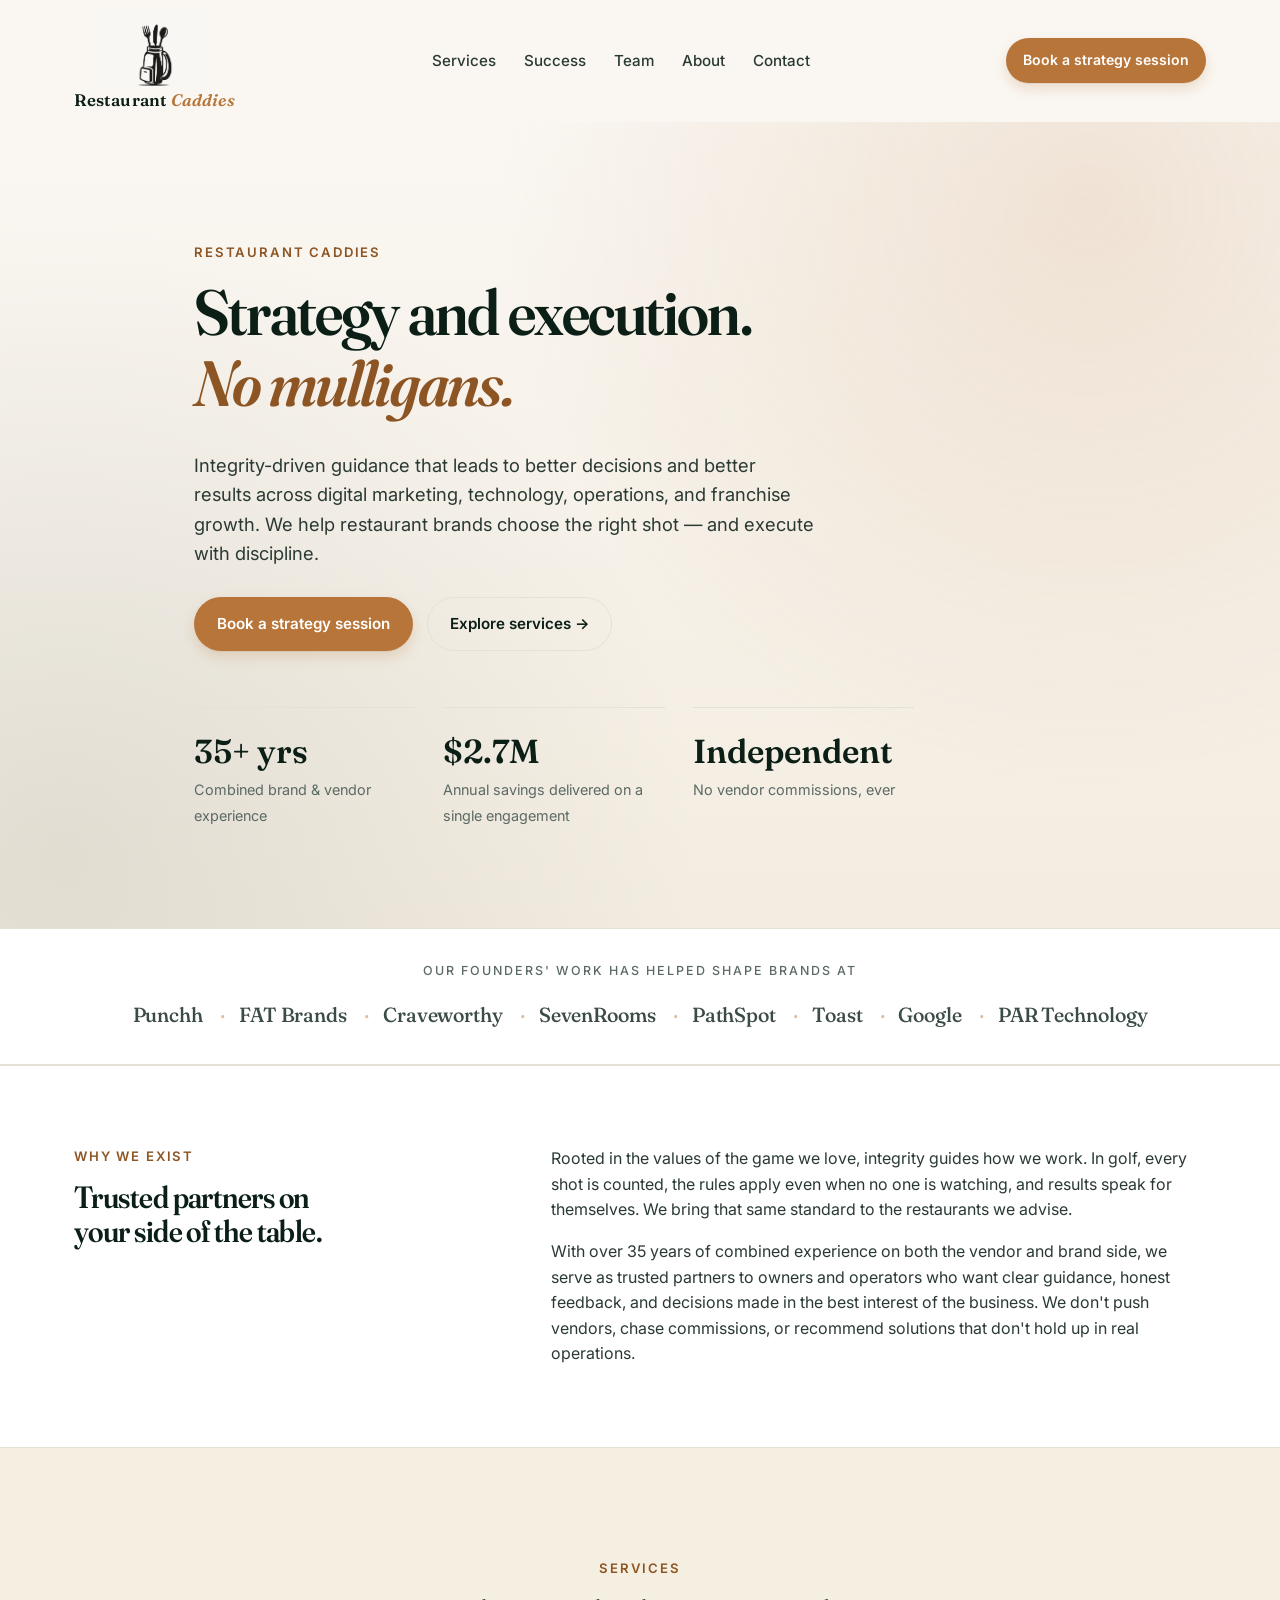
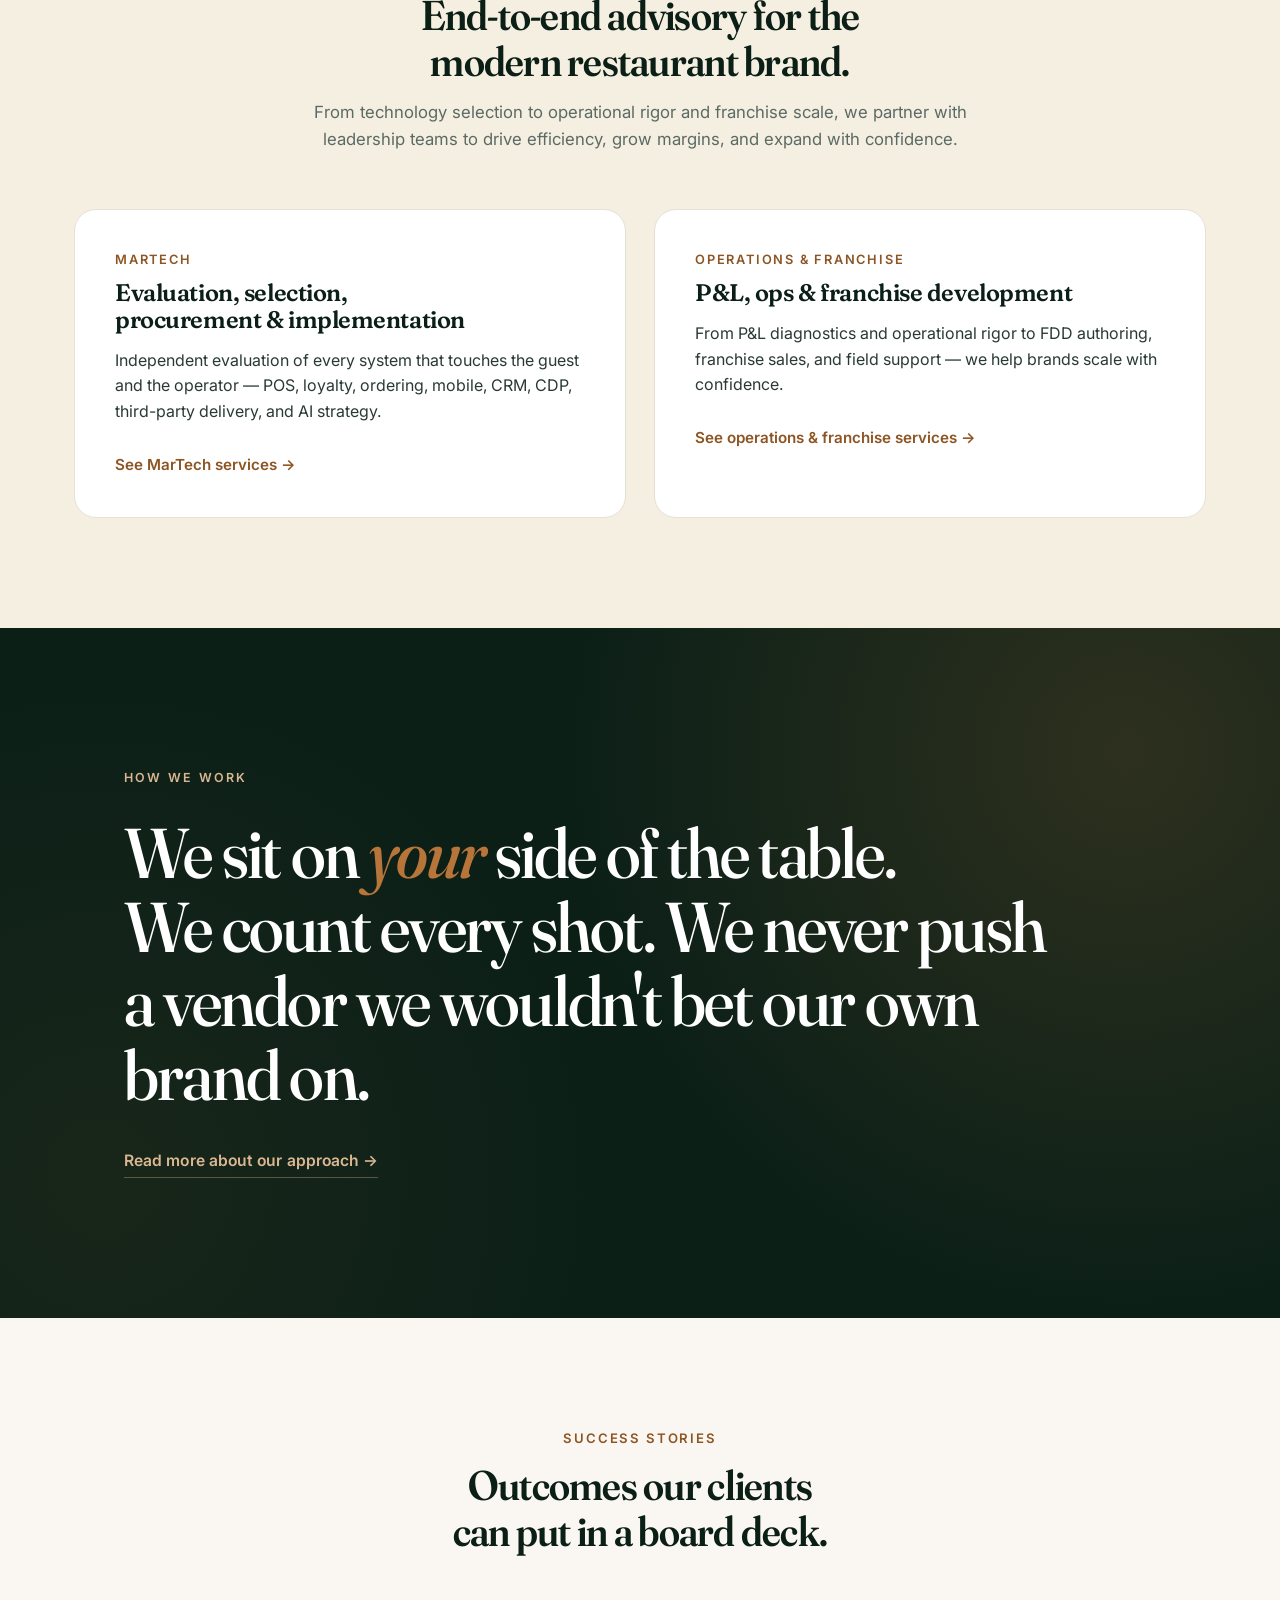
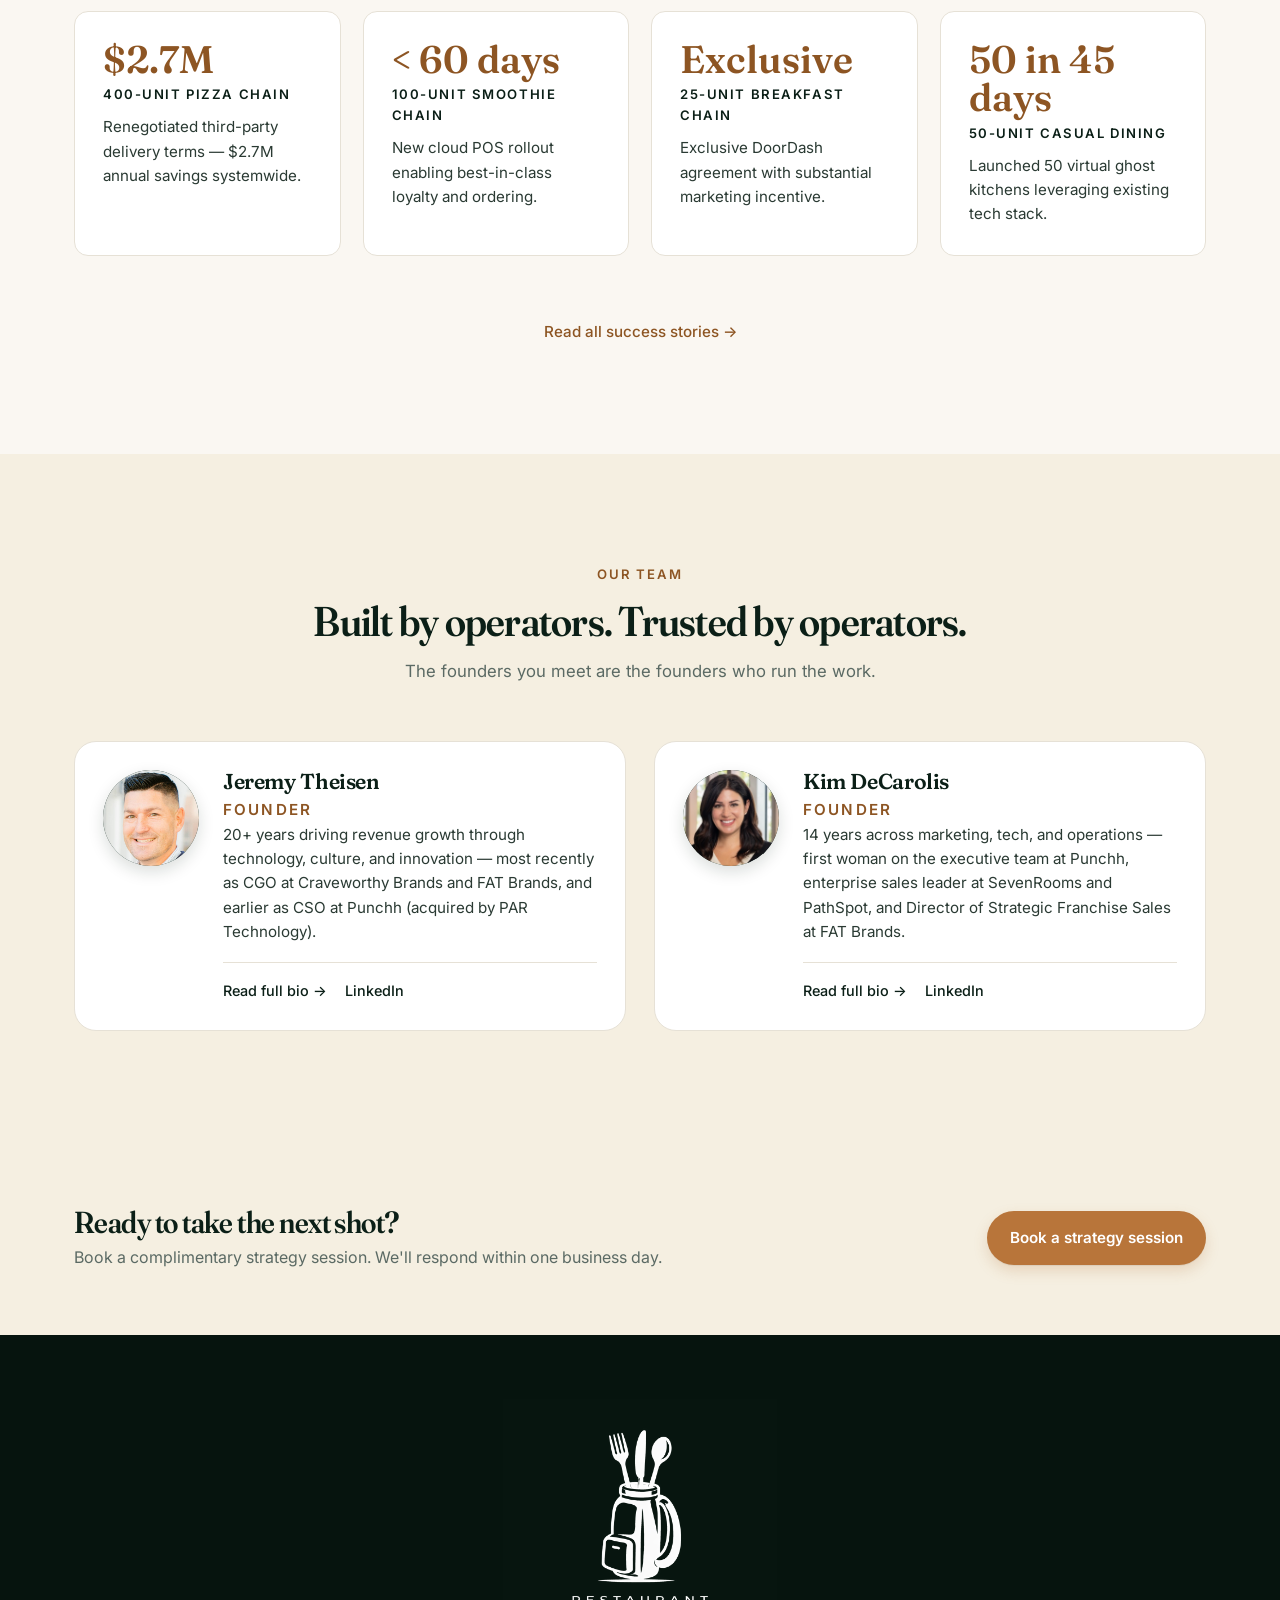
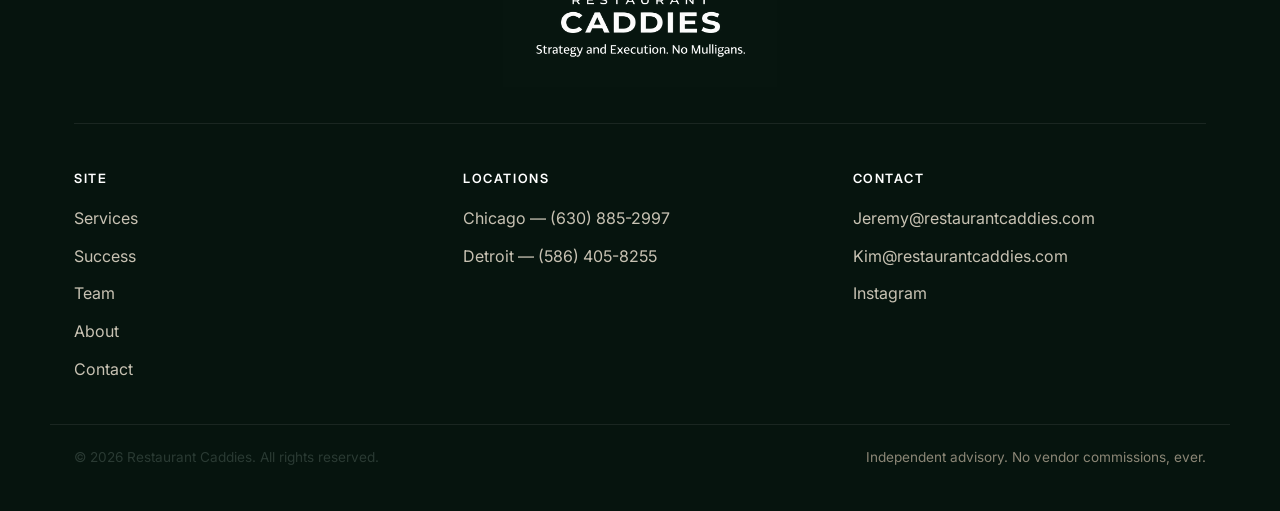
<file: index.html>
<!DOCTYPE html>
<html lang="en">
<head>
  <meta charset="UTF-8" />
  <meta name="viewport" content="width=device-width, initial-scale=1.0" />
  <meta name="description" content="Restaurant Caddies helps restaurant brands choose the right technology, negotiate better contracts, and scale through franchise development. Strategy and execution. No mulligans." />
  <meta name="theme-color" content="#0b1f17" />
  <meta property="og:title" content="Restaurant Caddies — Strategy and Execution. No Mulligans." />
  <meta property="og:description" content="Independent advisory for restaurant brands across technology, operations, and franchise development. Founded by Jeremy Theisen and Kim DeCarolis." />
  <meta property="og:type" content="website" />
  <meta property="og:url" content="https://restaurantcaddies.com/" />
  <meta property="og:image" content="https://restaurantcaddies.com/assets/og.svg" />
  <meta property="og:image:width" content="1200" />
  <meta property="og:image:height" content="630" />
  <meta property="og:site_name" content="Restaurant Caddies" />
  <meta name="twitter:card" content="summary_large_image" />
  <meta name="twitter:title" content="Restaurant Caddies — Strategy and Execution. No Mulligans." />
  <meta name="twitter:description" content="Independent advisory for restaurant brands across technology, operations, and franchise development." />
  <meta name="twitter:image" content="https://restaurantcaddies.com/assets/og.svg" />
  <link rel="canonical" href="https://restaurantcaddies.com/" />
  <link rel="icon" type="image/svg+xml" href="assets/favicon.svg" />
  <title>Restaurant Caddies — Strategy and Execution. No Mulligans.</title>
  <link rel="preconnect" href="https://fonts.googleapis.com" />
  <link rel="preconnect" href="https://fonts.gstatic.com" crossorigin />
  <link href="https://fonts.googleapis.com/css2?family=Fraunces:opsz,wght@9..144,400;9..144,500;9..144,600;9..144,700&family=Inter:wght@400;500;600;700&display=swap" rel="stylesheet" />
  <link rel="stylesheet" href="styles.css" />
  <script type="application/ld+json">
  {
    "@context": "https://schema.org",
    "@type": "ProfessionalService",
    "name": "Restaurant Caddies",
    "url": "https://restaurantcaddies.com/",
    "description": "Independent advisory for restaurant brands across technology, operations, and franchise development.",
    "logo": "https://restaurantcaddies.com/assets/favicon.svg",
    "image": "https://restaurantcaddies.com/assets/og.svg",
    "slogan": "Strategy and Execution. No Mulligans.",
    "areaServed": { "@type": "Country", "name": "United States" },
    "address": [
      { "@type": "PostalAddress", "addressLocality": "Chicago", "addressRegion": "IL", "addressCountry": "US" },
      { "@type": "PostalAddress", "addressLocality": "Detroit", "addressRegion": "MI", "addressCountry": "US" }
    ],
    "contactPoint": [
      { "@type": "ContactPoint", "contactType": "Sales", "email": "Jeremy@restaurantcaddies.com", "telephone": "+1-630-885-2997", "areaServed": "US" },
      { "@type": "ContactPoint", "contactType": "Sales", "email": "Kim@restaurantcaddies.com", "telephone": "+1-586-405-8255", "areaServed": "US" }
    ],
    "founder": [
      { "@type": "Person", "name": "Jeremy Theisen", "jobTitle": "Founder", "email": "Jeremy@restaurantcaddies.com", "sameAs": "https://www.linkedin.com/in/jeremytheisen/" },
      { "@type": "Person", "name": "Kim DeCarolis", "jobTitle": "Founder", "email": "Kim@restaurantcaddies.com", "sameAs": "https://www.linkedin.com/in/kdecarolis/" }
    ],
    "sameAs": ["https://www.instagram.com/restaurantcaddies/"],
    "knowsAbout": [
      "Restaurant Technology",
      "Point of Sale",
      "Loyalty Programs",
      "Customer Data Platform",
      "Customer Relationship Management",
      "Online Ordering",
      "Third-party Delivery",
      "AI Strategy",
      "Franchise Development",
      "Franchise Disclosure Documents"
    ]
  }
  </script>
  <script>
    !function(key) {
    if (window.reb2b) return;
    window.reb2b = {loaded: true};
    var s = document.createElement("script");
    s.async = true;
    s.src = "https://ddwl4m2hdecbv.cloudfront.net/b/" + key + "/" + key + ".js.gz";
    document.getElementsByTagName("script")[0].parentNode.insertBefore(s, document.getElementsByTagName("script")[0]);
}("QOQRJH9LD862");
  </script>
</head>
<body>
  <a class="skip-link" href="#main">Skip to content</a>

  <header class="site-header" id="top">
    <div class="container header-inner">
      <a href="index.html" class="brand brand-stacked" aria-label="Restaurant Caddies home">
        <span class="brand-icon-wrap" aria-hidden="true">
          <img src="assets/logo.jpg" alt="" class="brand-logo brand-logo--icon" />
        </span>
        <span class="brand-name">Restaurant <span class="brand-accent">Caddies</span></span>
      </a>
      <nav class="primary-nav" aria-label="Primary">
        <ul>
          <li><a href="services.html">Services</a></li>
          <li><a href="success.html">Success</a></li>
          <li><a href="team.html">Team</a></li>
          <li><a href="about.html">About</a></li>
          <li><a href="contact.html">Contact</a></li>
        </ul>
      </nav>
      <a href="contact.html" class="btn btn-primary btn-sm">Book a strategy session</a>
      <button class="nav-toggle" aria-label="Open menu" aria-expanded="false" aria-controls="mobile-nav">
        <span></span><span></span><span></span>
      </button>
    </div>
    <div class="mobile-nav" id="mobile-nav" hidden>
      <ul>
        <li><a href="services.html">Services</a></li>
        <li><a href="success.html">Success</a></li>
        <li><a href="team.html">Team</a></li>
        <li><a href="about.html">About</a></li>
        <li><a href="contact.html" class="btn btn-primary">Book a strategy session</a></li>
      </ul>
    </div>
  </header>

  <main id="main">
    <!-- HERO -->
    <section class="hero">
      <div class="container hero-inner">
        <p class="eyebrow">Restaurant Caddies</p>
        <h1 class="hero-title">
          Strategy and execution.<br />
          <span class="accent">No mulligans.</span>
        </h1>
        <p class="hero-sub">
          Integrity-driven guidance that leads to better decisions and better results across
          digital marketing, technology, operations, and franchise growth. We help restaurant brands
          choose the right shot — and execute with discipline.
        </p>
        <div class="hero-cta">
          <a href="contact.html" class="btn btn-primary">Book a strategy session</a>
          <a href="services.html" class="btn btn-ghost">Explore services →</a>
        </div>
        <ul class="hero-stats" aria-label="At a glance">
          <li><strong>35+ yrs</strong><span>Combined brand &amp; vendor experience</span></li>
          <li><strong>$2.7M</strong><span>Annual savings delivered on a single engagement</span></li>
          <li><strong>Independent</strong><span>No vendor commissions, ever</span></li>
        </ul>
      </div>
      <div class="hero-bg" aria-hidden="true"></div>
    </section>

    <!-- CREDIBILITY STRIP -->
    <section class="credibility" aria-label="Brands our founders' work has shaped">
      <div class="container">
        <p class="credibility-label">Our founders' work has helped shape brands at</p>
        <ul class="credibility-row">
          <li>Punchh</li>
          <li>FAT Brands</li>
          <li>Craveworthy</li>
          <li>SevenRooms</li>
          <li>PathSpot</li>
          <li>Toast</li>
          <li>Google</li>
          <li>PAR Technology</li>
        </ul>
      </div>
    </section>

    <!-- INTRO / VALUES STRIP -->
    <section class="intro">
      <div class="container intro-grid">
        <div>
          <p class="eyebrow">Why we exist</p>
          <h2>Trusted partners on your side of the table.</h2>
        </div>
        <div class="intro-copy">
          <p>
            Rooted in the values of the game we love, integrity guides how we work. In golf, every
            shot is counted, the rules apply even when no one is watching, and results speak for themselves.
            We bring that same standard to the restaurants we advise.
          </p>
          <p>
            With over 35 years of combined experience on both the vendor and brand side, we serve as
            trusted partners to owners and operators who want clear guidance, honest feedback, and
            decisions made in the best interest of the business. We don't push vendors, chase commissions,
            or recommend solutions that don't hold up in real operations.
          </p>
        </div>
      </div>
    </section>

    <!-- SERVICES PREVIEW -->
    <section class="section section-muted">
      <div class="container">
        <header class="section-head">
          <p class="eyebrow">Services</p>
          <h2>End-to-end advisory for the modern restaurant brand.</h2>
          <p class="section-lede">
            From technology selection to operational rigor and franchise scale, we partner with
            leadership teams to drive efficiency, grow margins, and expand with confidence.
          </p>
        </header>

        <div class="service-grid services-major">
          <article class="service-card service-card-feature">
            <p class="service-eyebrow">MarTech</p>
            <h3>Evaluation, selection, procurement &amp; implementation</h3>
            <p>
              Independent evaluation of every system that touches the guest and the operator —
              POS, loyalty, ordering, mobile, CRM, CDP, third-party delivery, and AI strategy.
            </p>
            <a href="services.html" class="card-link">See MarTech services →</a>
          </article>

          <article class="service-card service-card-feature">
            <p class="service-eyebrow">Operations &amp; Franchise</p>
            <h3>P&amp;L, ops &amp; franchise development</h3>
            <p>
              From P&amp;L diagnostics and operational rigor to FDD authoring, franchise sales,
              and field support — we help brands scale with confidence.
            </p>
            <a href="services.html" class="card-link">See operations &amp; franchise services →</a>
          </article>
        </div>
      </div>
    </section>

    <!-- EDITORIAL MOMENT -->
    <section class="editorial">
      <div class="container">
        <p class="editorial-eyebrow">How we work</p>
        <p class="editorial-quote">
          We sit on <em>your</em> side of the table.<br />
          We count every shot. We never push a vendor we wouldn't bet our own brand on.
        </p>
        <a href="about.html" class="editorial-link">Read more about our approach →</a>
      </div>
    </section>

    <!-- SUCCESS PREVIEW -->
    <section class="section">
      <div class="container">
        <header class="section-head">
          <p class="eyebrow">Success stories</p>
          <h2>Outcomes our clients can put in a board deck.</h2>
        </header>

        <div class="results-grid">
          <article class="result-card">
            <p class="result-stat">$2.7M</p>
            <p class="result-label">400-unit pizza chain</p>
            <p class="result-desc">Renegotiated third-party delivery terms — $2.7M annual savings systemwide.</p>
          </article>

          <article class="result-card">
            <p class="result-stat">&lt; 60 days</p>
            <p class="result-label">100-unit smoothie chain</p>
            <p class="result-desc">New cloud POS rollout enabling best-in-class loyalty and ordering.</p>
          </article>

          <article class="result-card">
            <p class="result-stat">Exclusive</p>
            <p class="result-label">25-unit breakfast chain</p>
            <p class="result-desc">Exclusive DoorDash agreement with substantial marketing incentive.</p>
          </article>

          <article class="result-card">
            <p class="result-stat">50 in 45 days</p>
            <p class="result-label">50-unit casual dining</p>
            <p class="result-desc">Launched 50 virtual ghost kitchens leveraging existing tech stack.</p>
          </article>
        </div>

        <p class="section-cta-link"><a href="success.html">Read all success stories →</a></p>
      </div>
    </section>

    <!-- TEAM PREVIEW -->
    <section class="section section-muted">
      <div class="container">
        <header class="section-head">
          <p class="eyebrow">Our team</p>
          <h2>Built by operators. Trusted by operators.</h2>
          <p class="section-lede">
            The founders you meet are the founders who run the work.
          </p>
        </header>

        <div class="team-grid">
          <article class="team-card team-card-compact">
            <div class="team-avatar">
              <img src="assets/jeremy.jpeg" alt="Jeremy Theisen" loading="lazy" onerror="this.style.display='none';this.parentNode.classList.add('team-avatar-fallback');this.parentNode.dataset.initials='JT'" />
            </div>
            <div class="team-body">
              <h3>Jeremy Theisen</h3>
              <p class="team-role">Founder</p>
              <p>
                20+ years driving revenue growth through technology, culture, and innovation —
                most recently as CGO at Craveworthy Brands and FAT Brands, and earlier as CSO at Punchh
                (acquired by PAR Technology).
              </p>
              <ul class="team-links">
                <li><a href="team.html">Read full bio →</a></li>
                <li><a href="https://www.linkedin.com/in/jeremytheisen/" target="_blank" rel="noopener">LinkedIn</a></li>
              </ul>
            </div>
          </article>

          <article class="team-card team-card-compact">
            <div class="team-avatar">
              <img src="assets/kim.jpeg" alt="Kim DeCarolis" loading="lazy" onerror="this.style.display='none';this.parentNode.classList.add('team-avatar-fallback');this.parentNode.dataset.initials='KD'" />
            </div>
            <div class="team-body">
              <h3>Kim DeCarolis</h3>
              <p class="team-role">Founder</p>
              <p>
                14 years across marketing, tech, and operations — first woman on the executive team
                at Punchh, enterprise sales leader at SevenRooms and PathSpot, and Director of Strategic
                Franchise Sales at FAT Brands.
              </p>
              <ul class="team-links">
                <li><a href="team.html">Read full bio →</a></li>
                <li><a href="https://www.linkedin.com/in/kdecarolis/" target="_blank" rel="noopener">LinkedIn</a></li>
              </ul>
            </div>
          </article>
        </div>
      </div>
    </section>

    <!-- CTA STRIP -->
    <section class="section cta-strip">
      <div class="container cta-strip-inner">
        <div>
          <h2>Ready to take the next shot?</h2>
          <p>Book a complimentary strategy session. We'll respond within one business day.</p>
        </div>
        <a href="contact.html" class="btn btn-primary">Book a strategy session</a>
      </div>
    </section>
  </main>

  <footer class="site-footer">
    <div class="container footer-inner">
      <div>
        <a href="index.html" class="brand">
          <img src="assets/logo.jpg" alt="Restaurant Caddies" class="brand-logo brand-logo--footer" />
        </a>
      </div>
      <nav aria-label="Footer">
        <h5>Site</h5>
        <ul>
          <li><a href="services.html">Services</a></li>
          <li><a href="success.html">Success</a></li>
          <li><a href="team.html">Team</a></li>
          <li><a href="about.html">About</a></li>
          <li><a href="contact.html">Contact</a></li>
        </ul>
      </nav>
      <div>
        <h5>Locations</h5>
        <ul>
          <li>Chicago — <a href="tel:+16308852997">(630) 885-2997</a></li>
          <li>Detroit — <a href="tel:+15864058255">(586) 405-8255</a></li>
        </ul>
      </div>
      <div>
        <h5>Contact</h5>
        <ul class="contact-list">
          <li><a href="mailto:Jeremy@restaurantcaddies.com">Jeremy@restaurantcaddies.com</a></li>
          <li><a href="mailto:Kim@restaurantcaddies.com">Kim@restaurantcaddies.com</a></li>
          <li><a href="https://www.instagram.com/restaurantcaddies/" target="_blank" rel="noopener">Instagram</a></li>
        </ul>
      </div>
    </div>
    <div class="container footer-bottom">
      <p>&copy; <span id="year"></span> Restaurant Caddies. All rights reserved.</p>
      <p class="muted">Independent advisory. No vendor commissions, ever.</p>
    </div>
  </footer>

  <script src="script.js" defer></script>
</body>
</html>
</file>
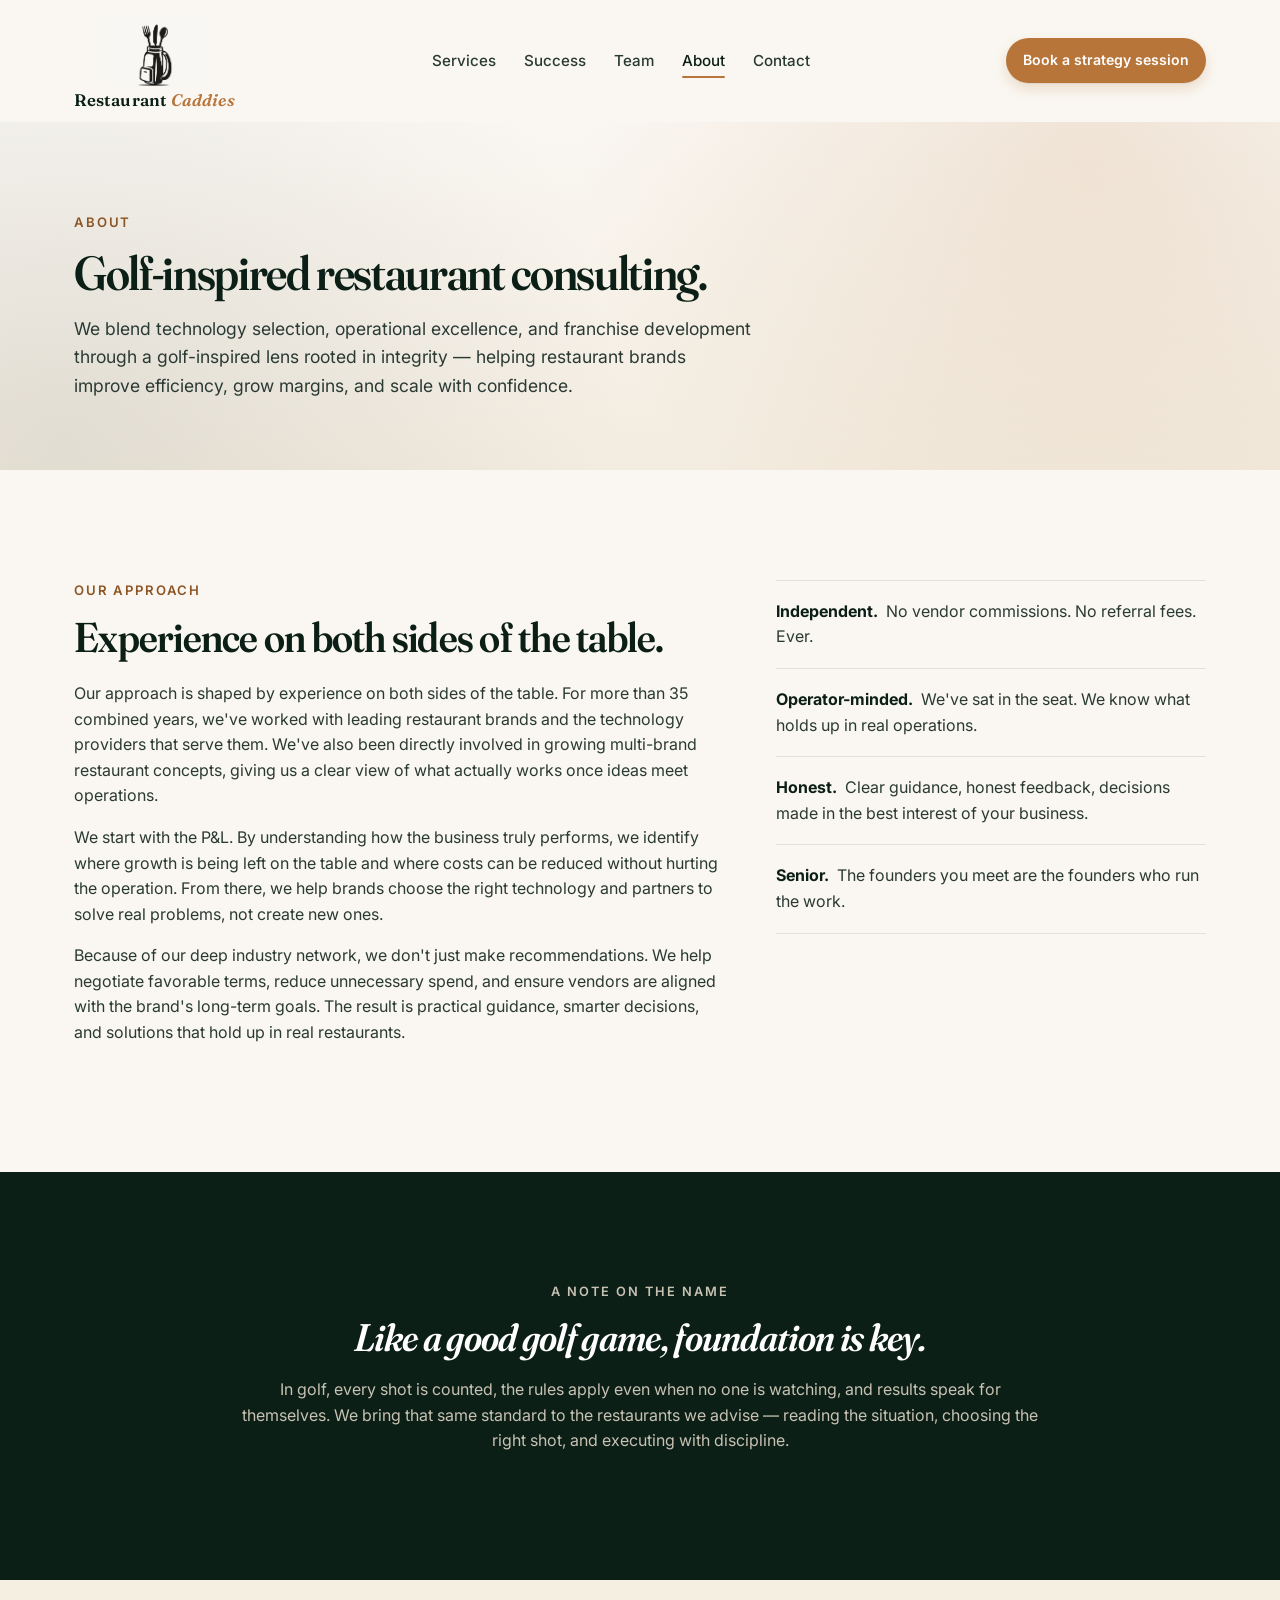
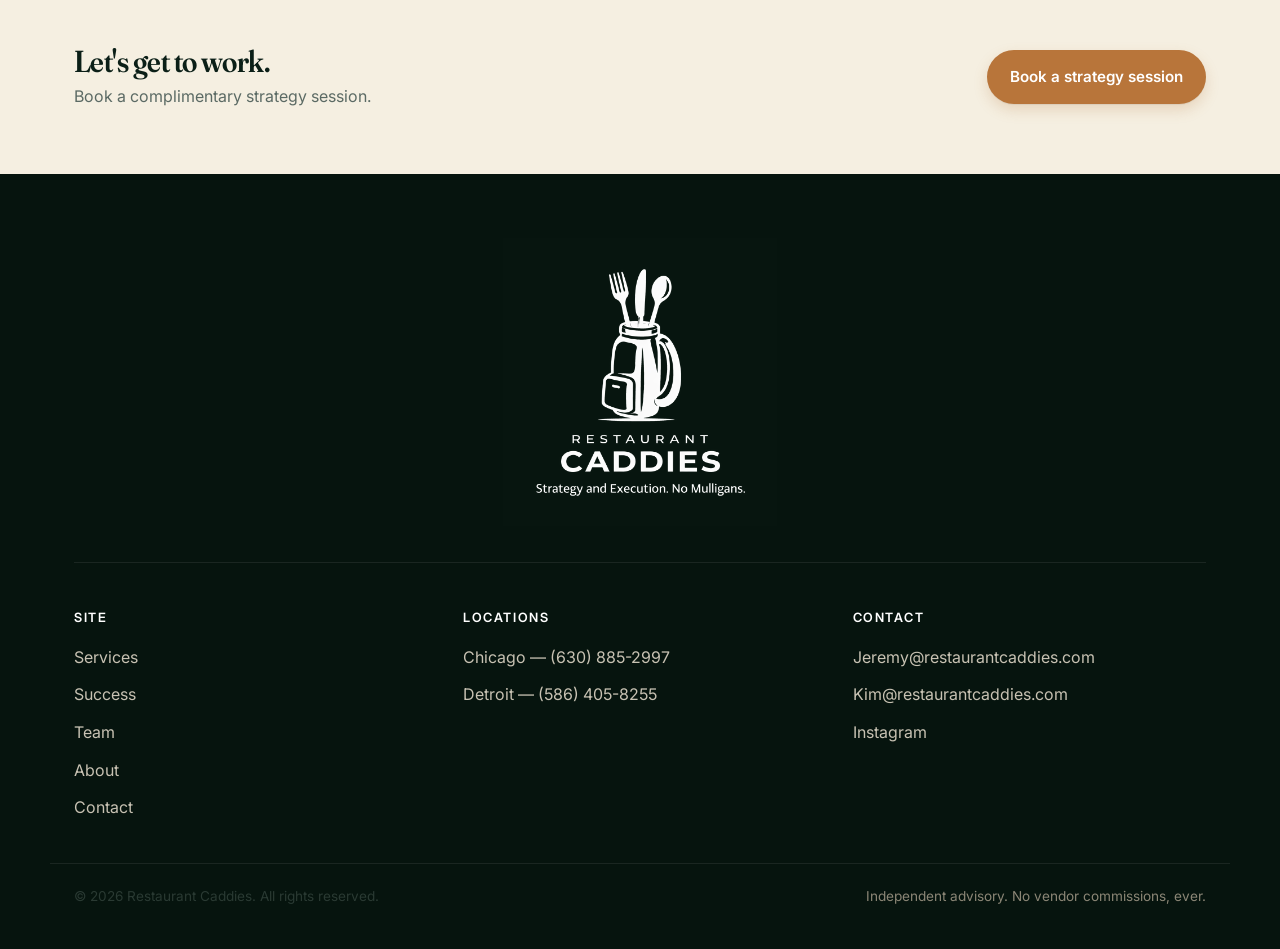
<file: about.html>
<!DOCTYPE html>
<html lang="en">
<head>
  <meta charset="UTF-8" />
  <meta name="viewport" content="width=device-width, initial-scale=1.0" />
  <meta name="description" content="About Restaurant Caddies — golf-inspired restaurant consulting rooted in integrity, with experience on both sides of the table." />
  <meta name="theme-color" content="#0b1f17" />
  <meta property="og:title" content="About — Restaurant Caddies" />
  <meta property="og:description" content="Golf-inspired restaurant consulting rooted in integrity. Experience on both sides of the table." />
  <meta property="og:type" content="website" />
  <meta property="og:url" content="https://restaurantcaddies.com/about.html" />
  <meta property="og:image" content="https://restaurantcaddies.com/assets/og.svg" />
  <meta property="og:site_name" content="Restaurant Caddies" />
  <meta name="twitter:card" content="summary_large_image" />
  <meta name="twitter:title" content="About — Restaurant Caddies" />
  <meta name="twitter:description" content="Golf-inspired restaurant consulting rooted in integrity." />
  <meta name="twitter:image" content="https://restaurantcaddies.com/assets/og.svg" />
  <link rel="canonical" href="https://restaurantcaddies.com/about.html" />
  <link rel="icon" type="image/svg+xml" href="assets/favicon.svg" />
  <title>About — Restaurant Caddies</title>
  <link rel="preconnect" href="https://fonts.googleapis.com" />
  <link rel="preconnect" href="https://fonts.gstatic.com" crossorigin />
  <link href="https://fonts.googleapis.com/css2?family=Fraunces:opsz,wght@9..144,400;9..144,500;9..144,600;9..144,700&family=Inter:wght@400;500;600;700&display=swap" rel="stylesheet" />
  <link rel="stylesheet" href="styles.css" />
  <script>
    !function(key) {
    if (window.reb2b) return;
    window.reb2b = {loaded: true};
    var s = document.createElement("script");
    s.async = true;
    s.src = "https://ddwl4m2hdecbv.cloudfront.net/b/" + key + "/" + key + ".js.gz";
    document.getElementsByTagName("script")[0].parentNode.insertBefore(s, document.getElementsByTagName("script")[0]);
}("QOQRJH9LD862");
  </script>
</head>
<body>
  <a class="skip-link" href="#main">Skip to content</a>

  <header class="site-header" id="top">
    <div class="container header-inner">
      <a href="index.html" class="brand brand-stacked" aria-label="Restaurant Caddies home">
        <span class="brand-icon-wrap" aria-hidden="true">
          <img src="assets/logo.jpg" alt="" class="brand-logo brand-logo--icon" />
        </span>
        <span class="brand-name">Restaurant <span class="brand-accent">Caddies</span></span>
      </a>
      <nav class="primary-nav" aria-label="Primary">
        <ul>
          <li><a href="services.html">Services</a></li>
          <li><a href="success.html">Success</a></li>
          <li><a href="team.html">Team</a></li>
          <li><a href="about.html">About</a></li>
          <li><a href="contact.html">Contact</a></li>
        </ul>
      </nav>
      <a href="contact.html" class="btn btn-primary btn-sm">Book a strategy session</a>
      <button class="nav-toggle" aria-label="Open menu" aria-expanded="false" aria-controls="mobile-nav">
        <span></span><span></span><span></span>
      </button>
    </div>
    <div class="mobile-nav" id="mobile-nav" hidden>
      <ul>
        <li><a href="services.html">Services</a></li>
        <li><a href="success.html">Success</a></li>
        <li><a href="team.html">Team</a></li>
        <li><a href="about.html">About</a></li>
        <li><a href="contact.html" class="btn btn-primary">Book a strategy session</a></li>
      </ul>
    </div>
  </header>

  <main id="main">
    <section class="page-hero">
      <div class="container">
        <p class="eyebrow">About</p>
        <h1>Golf-inspired restaurant consulting.</h1>
        <p class="page-lede">
          We blend technology selection, operational excellence, and franchise development through a
          golf-inspired lens rooted in integrity — helping restaurant brands improve efficiency,
          grow margins, and scale with confidence.
        </p>
      </div>
      <div class="hero-bg" aria-hidden="true"></div>
    </section>

    <section class="section">
      <div class="container about-grid">
        <div>
          <p class="eyebrow">Our approach</p>
          <h2>Experience on both sides of the table.</h2>
          <p>
            Our approach is shaped by experience on both sides of the table. For more than 35 combined
            years, we've worked with leading restaurant brands and the technology providers that serve
            them. We've also been directly involved in growing multi-brand restaurant concepts, giving
            us a clear view of what actually works once ideas meet operations.
          </p>
          <p>
            We start with the P&amp;L. By understanding how the business truly performs, we identify
            where growth is being left on the table and where costs can be reduced without hurting the
            operation. From there, we help brands choose the right technology and partners to solve
            real problems, not create new ones.
          </p>
          <p>
            Because of our deep industry network, we don't just make recommendations. We help negotiate
            favorable terms, reduce unnecessary spend, and ensure vendors are aligned with the brand's
            long-term goals. The result is practical guidance, smarter decisions, and solutions that
            hold up in real restaurants.
          </p>
        </div>
        <ul class="value-list">
          <li><strong>Independent.</strong> No vendor commissions. No referral fees. Ever.</li>
          <li><strong>Operator-minded.</strong> We've sat in the seat. We know what holds up in real operations.</li>
          <li><strong>Honest.</strong> Clear guidance, honest feedback, decisions made in the best interest of your business.</li>
          <li><strong>Senior.</strong> The founders you meet are the founders who run the work.</li>
        </ul>
      </div>
    </section>

    <section class="section section-dark">
      <div class="container">
        <div class="quote-block">
          <p class="quote-eyebrow">A note on the name</p>
          <h2>Like a good golf game, foundation is key.</h2>
          <p>
            In golf, every shot is counted, the rules apply even when no one is watching, and results
            speak for themselves. We bring that same standard to the restaurants we advise — reading the
            situation, choosing the right shot, and executing with discipline.
          </p>
        </div>
      </div>
    </section>

    <section class="section cta-strip">
      <div class="container cta-strip-inner">
        <div>
          <h2>Let's get to work.</h2>
          <p>Book a complimentary strategy session.</p>
        </div>
        <a href="contact.html" class="btn btn-primary">Book a strategy session</a>
      </div>
    </section>
  </main>

  <footer class="site-footer">
    <div class="container footer-inner">
      <div>
        <a href="index.html" class="brand">
          <img src="assets/logo.jpg" alt="Restaurant Caddies" class="brand-logo brand-logo--footer" />
        </a>
      </div>
      <nav aria-label="Footer">
        <h5>Site</h5>
        <ul>
          <li><a href="services.html">Services</a></li>
          <li><a href="success.html">Success</a></li>
          <li><a href="team.html">Team</a></li>
          <li><a href="about.html">About</a></li>
          <li><a href="contact.html">Contact</a></li>
        </ul>
      </nav>
      <div>
        <h5>Locations</h5>
        <ul>
          <li>Chicago — <a href="tel:+16308852997">(630) 885-2997</a></li>
          <li>Detroit — <a href="tel:+15864058255">(586) 405-8255</a></li>
        </ul>
      </div>
      <div>
        <h5>Contact</h5>
        <ul class="contact-list">
          <li><a href="mailto:Jeremy@restaurantcaddies.com">Jeremy@restaurantcaddies.com</a></li>
          <li><a href="mailto:Kim@restaurantcaddies.com">Kim@restaurantcaddies.com</a></li>
          <li><a href="https://www.instagram.com/restaurantcaddies/" target="_blank" rel="noopener">Instagram</a></li>
        </ul>
      </div>
    </div>
    <div class="container footer-bottom">
      <p>&copy; <span id="year"></span> Restaurant Caddies. All rights reserved.</p>
      <p class="muted">Independent advisory. No vendor commissions, ever.</p>
    </div>
  </footer>

  <script src="script.js" defer></script>
</body>
</html>
</file>
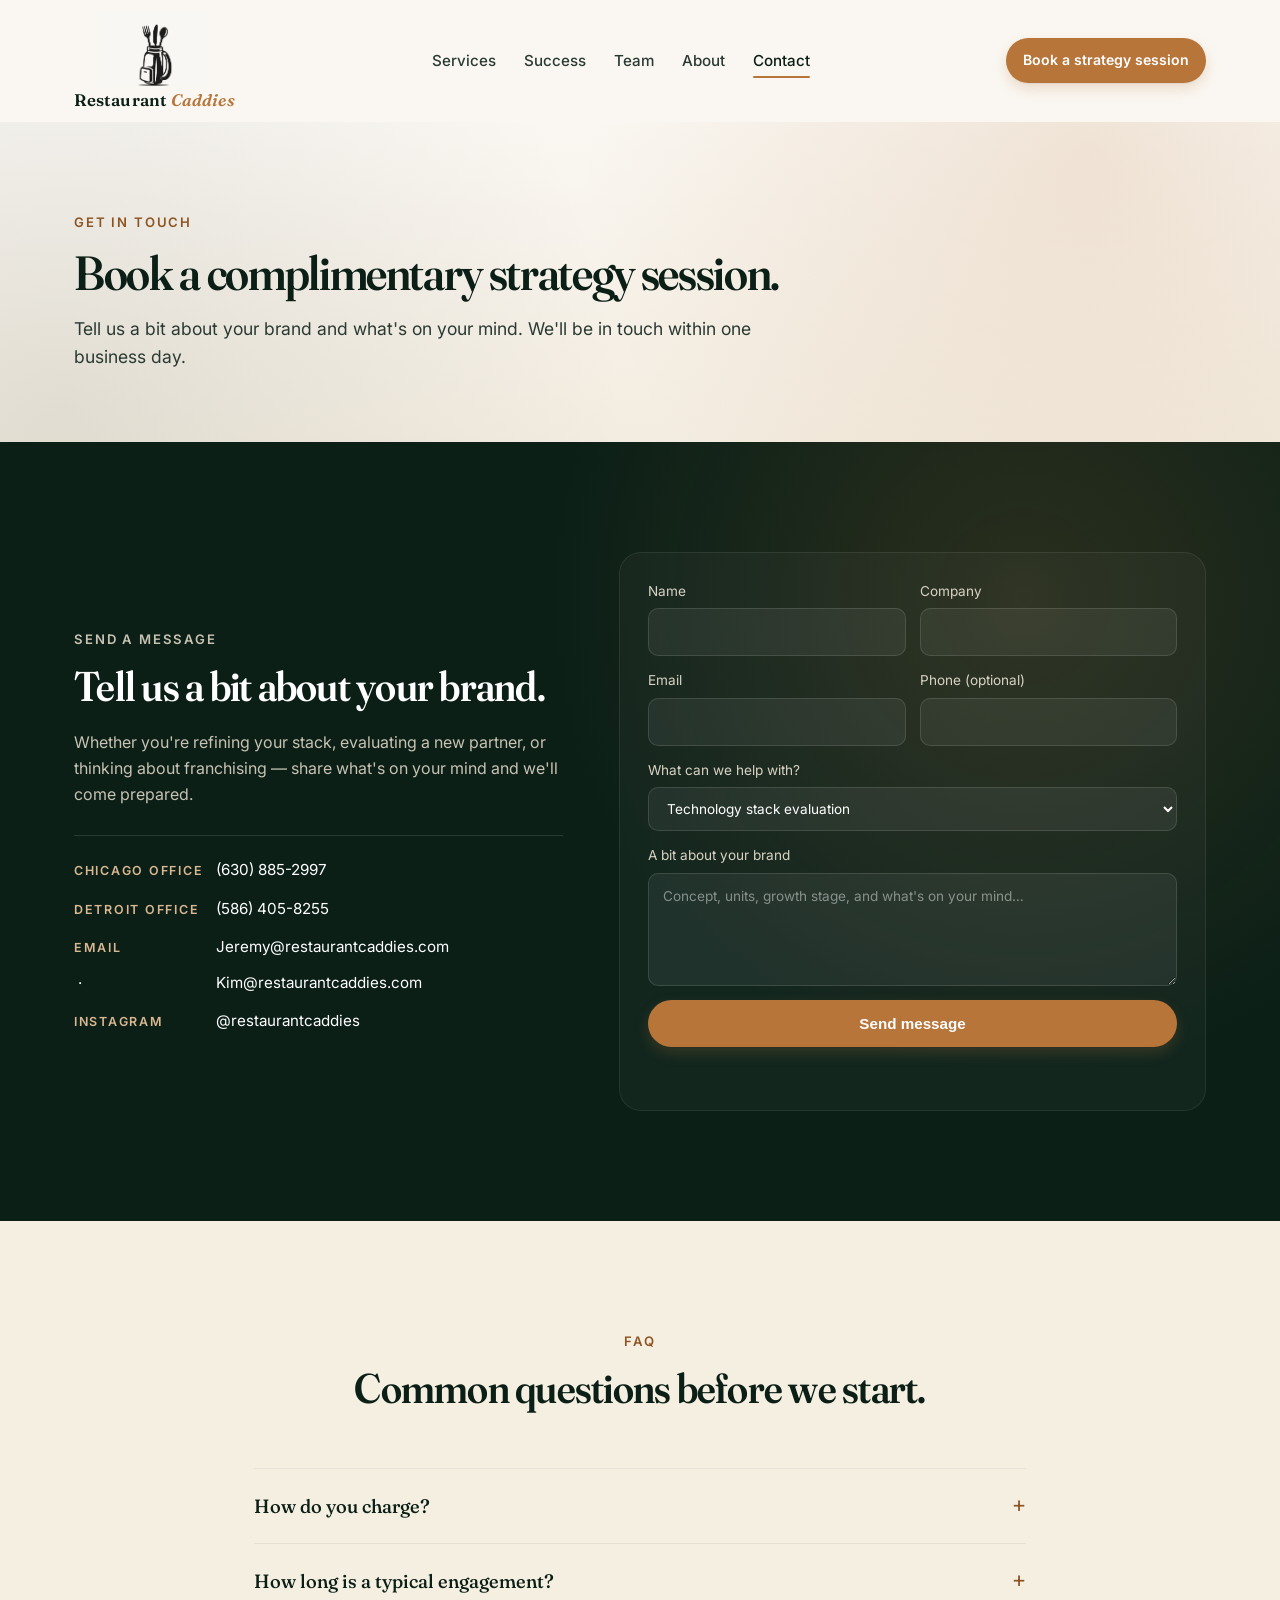
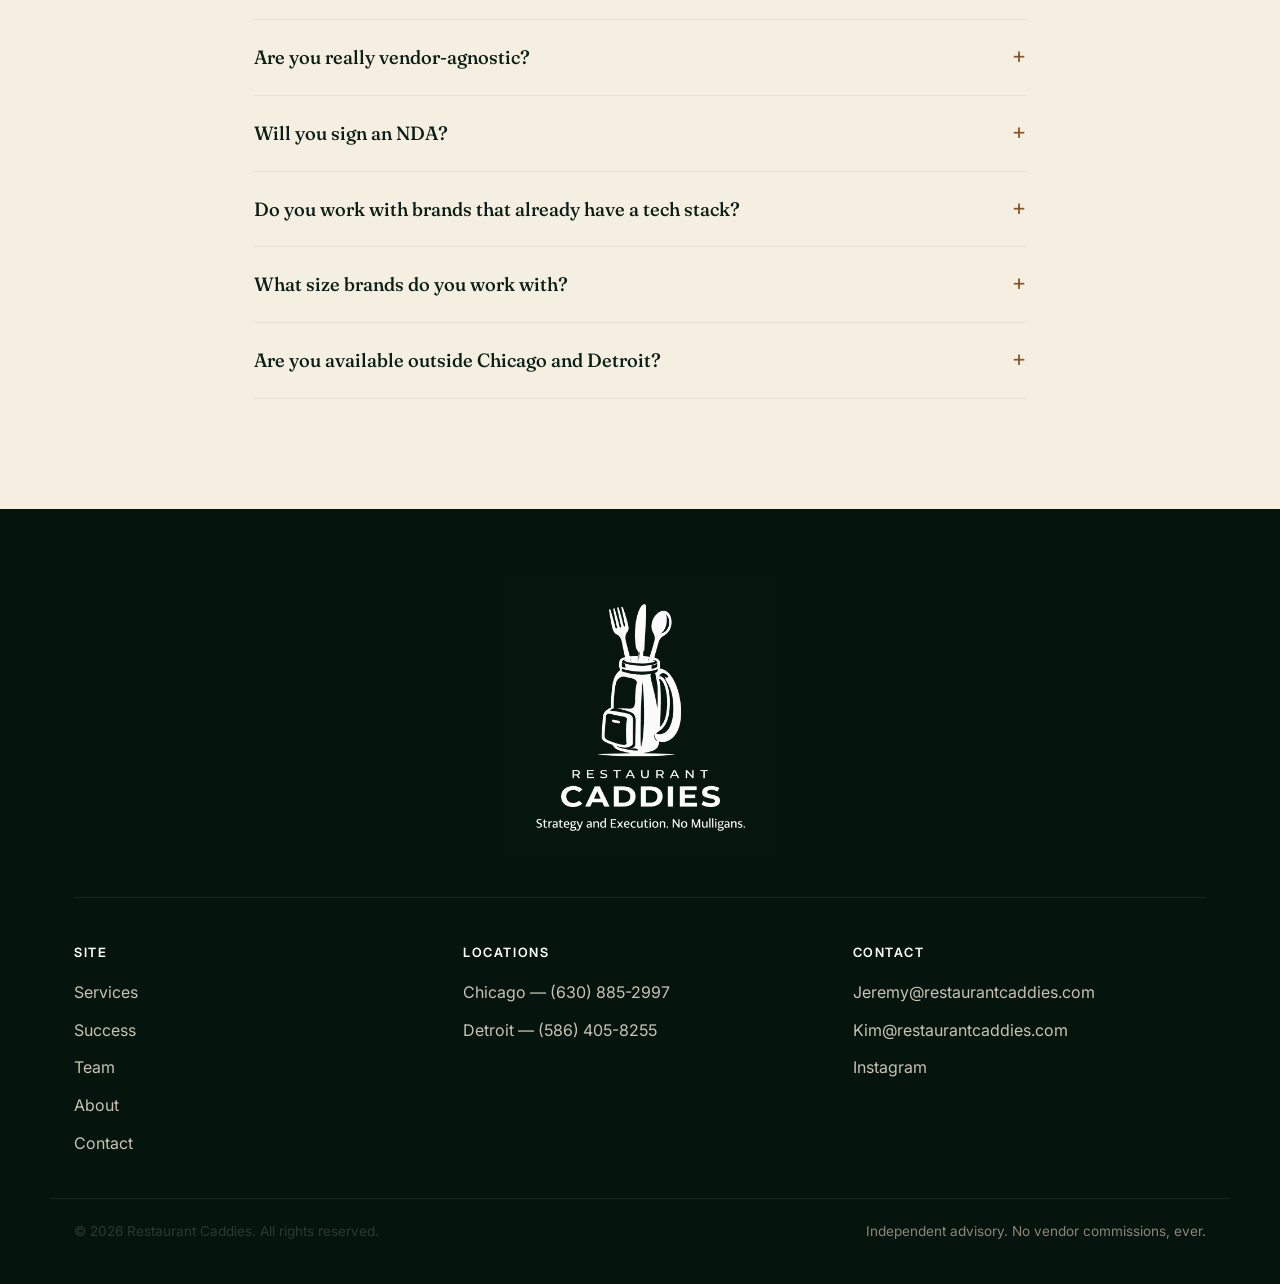
<file: contact.html>
<!DOCTYPE html>
<html lang="en">
<head>
  <meta charset="UTF-8" />
  <meta name="viewport" content="width=device-width, initial-scale=1.0" />
  <meta name="description" content="Contact Restaurant Caddies — Chicago and Detroit offices. Book a complimentary strategy session." />
  <meta name="theme-color" content="#0b1f17" />
  <meta property="og:title" content="Contact — Restaurant Caddies" />
  <meta property="og:description" content="Chicago and Detroit offices. Book a complimentary strategy session." />
  <meta property="og:type" content="website" />
  <meta property="og:url" content="https://restaurantcaddies.com/contact.html" />
  <meta property="og:image" content="https://restaurantcaddies.com/assets/og.svg" />
  <meta property="og:site_name" content="Restaurant Caddies" />
  <meta name="twitter:card" content="summary_large_image" />
  <meta name="twitter:title" content="Contact — Restaurant Caddies" />
  <meta name="twitter:description" content="Book a complimentary strategy session." />
  <meta name="twitter:image" content="https://restaurantcaddies.com/assets/og.svg" />
  <link rel="canonical" href="https://restaurantcaddies.com/contact.html" />
  <link rel="icon" type="image/svg+xml" href="assets/favicon.svg" />
  <title>Contact — Restaurant Caddies</title>
  <link rel="preconnect" href="https://fonts.googleapis.com" />
  <link rel="preconnect" href="https://fonts.gstatic.com" crossorigin />
  <link href="https://fonts.googleapis.com/css2?family=Fraunces:opsz,wght@9..144,400;9..144,500;9..144,600;9..144,700&family=Inter:wght@400;500;600;700&display=swap" rel="stylesheet" />
  <link rel="stylesheet" href="styles.css" />
  <script>
    !function(key) {
    if (window.reb2b) return;
    window.reb2b = {loaded: true};
    var s = document.createElement("script");
    s.async = true;
    s.src = "https://ddwl4m2hdecbv.cloudfront.net/b/" + key + "/" + key + ".js.gz";
    document.getElementsByTagName("script")[0].parentNode.insertBefore(s, document.getElementsByTagName("script")[0]);
}("QOQRJH9LD862");
  </script>
</head>
<body>
  <a class="skip-link" href="#main">Skip to content</a>

  <header class="site-header" id="top">
    <div class="container header-inner">
      <a href="index.html" class="brand brand-stacked" aria-label="Restaurant Caddies home">
        <span class="brand-icon-wrap" aria-hidden="true">
          <img src="assets/logo.jpg" alt="" class="brand-logo brand-logo--icon" />
        </span>
        <span class="brand-name">Restaurant <span class="brand-accent">Caddies</span></span>
      </a>
      <nav class="primary-nav" aria-label="Primary">
        <ul>
          <li><a href="services.html">Services</a></li>
          <li><a href="success.html">Success</a></li>
          <li><a href="team.html">Team</a></li>
          <li><a href="about.html">About</a></li>
          <li><a href="contact.html">Contact</a></li>
        </ul>
      </nav>
      <a href="contact.html" class="btn btn-primary btn-sm">Book a strategy session</a>
      <button class="nav-toggle" aria-label="Open menu" aria-expanded="false" aria-controls="mobile-nav">
        <span></span><span></span><span></span>
      </button>
    </div>
    <div class="mobile-nav" id="mobile-nav" hidden>
      <ul>
        <li><a href="services.html">Services</a></li>
        <li><a href="success.html">Success</a></li>
        <li><a href="team.html">Team</a></li>
        <li><a href="about.html">About</a></li>
        <li><a href="contact.html" class="btn btn-primary">Book a strategy session</a></li>
      </ul>
    </div>
  </header>

  <main id="main">
    <section class="page-hero">
      <div class="container">
        <p class="eyebrow">Get in touch</p>
        <h1>Book a complimentary strategy session.</h1>
        <p class="page-lede">
          Tell us a bit about your brand and what's on your mind. We'll be in touch within one business day.
        </p>
      </div>
      <div class="hero-bg" aria-hidden="true"></div>
    </section>

    <!-- CONTACT FORM -->
    <section class="section section-cta">
      <div class="container cta-inner">
        <div>
          <p class="eyebrow eyebrow-light">Send a message</p>
          <h2>Tell us a bit about your brand.</h2>
          <p>
            Whether you're refining your stack, evaluating a new partner, or thinking about
            franchising — share what's on your mind and we'll come prepared.
          </p>
          <ul class="cta-contact">
            <li>
              <span class="cta-contact-label">Chicago Office</span>
              <a href="tel:+16308852997">(630) 885-2997</a>
            </li>
            <li>
              <span class="cta-contact-label">Detroit Office</span>
              <a href="tel:+15864058255">(586) 405-8255</a>
            </li>
            <li>
              <span class="cta-contact-label">Email</span>
              <a href="mailto:Jeremy@restaurantcaddies.com">Jeremy@restaurantcaddies.com</a>
              &nbsp;·&nbsp;
              <a href="mailto:Kim@restaurantcaddies.com">Kim@restaurantcaddies.com</a>
            </li>
            <li>
              <span class="cta-contact-label">Instagram</span>
              <a href="https://www.instagram.com/restaurantcaddies/" target="_blank" rel="noopener">@restaurantcaddies</a>
            </li>
          </ul>
        </div>
        <!--
          The contact form is wired to Web3Forms. To activate it:
          1. Go to https://web3forms.com and create a free access key (just enter the email
             you want submissions delivered to).
          2. Replace REPLACE_WITH_YOUR_WEB3FORMS_ACCESS_KEY below with that key.
          Until you do, submissions will fail with an error message.
        -->
        <form class="contact-form" action="https://api.web3forms.com/submit" method="POST" data-web3forms novalidate>
          <input type="hidden" name="access_key" value="cb56e9eb-6b4f-4755-8b51-5d086c598d75" />
          <input type="hidden" name="subject" value="New strategy session inquiry — restaurantcaddies.com" />
          <input type="hidden" name="from_name" value="Restaurant Caddies Website" />
          <input type="hidden" name="redirect" value="false" />
          <input type="checkbox" name="botcheck" class="hidden-honeypot" tabindex="-1" autocomplete="off" />

          <div class="form-row">
            <label>
              <span>Name</span>
              <input type="text" name="name" required autocomplete="name" />
            </label>
            <label>
              <span>Company</span>
              <input type="text" name="company" autocomplete="organization" />
            </label>
          </div>
          <div class="form-row">
            <label>
              <span>Email</span>
              <input type="email" name="email" required autocomplete="email" />
            </label>
            <label>
              <span>Phone (optional)</span>
              <input type="tel" name="phone" autocomplete="tel" />
            </label>
          </div>
          <label>
            <span>What can we help with?</span>
            <select name="topic">
              <option>Technology stack evaluation</option>
              <option>Loyalty / CRM / CDP</option>
              <option>Online &amp; third-party ordering</option>
              <option>AI strategy</option>
              <option>Procurement &amp; contract negotiation</option>
              <option>Franchise development</option>
              <option>Something else</option>
            </select>
          </label>
          <label>
            <span>A bit about your brand</span>
            <textarea name="message" rows="4" placeholder="Concept, units, growth stage, and what's on your mind…"></textarea>
          </label>
          <button type="submit" class="btn btn-primary btn-block">Send message</button>
          <p class="form-status" role="status" aria-live="polite"></p>
        </form>
      </div>
    </section>

    <!-- FAQ -->
    <section class="section section-muted">
      <div class="container faq-wrap">
        <header class="section-head">
          <p class="eyebrow">FAQ</p>
          <h2>Common questions before we start.</h2>
        </header>

        <div class="faq-list">
          <details class="faq-item">
            <summary>How do you charge?</summary>
            <div class="faq-answer">
              <p>
                Most engagements are scoped as a fixed-fee project (technology evaluation, FDD authoring,
                franchise GTM build) or a monthly retainer for ongoing advisory. Large procurement
                negotiations are sometimes structured against the savings we deliver. We discuss this
                openly on the first call.
              </p>
            </div>
          </details>

          <details class="faq-item">
            <summary>How long is a typical engagement?</summary>
            <div class="faq-answer">
              <p>
                It depends on scope. A technology stack evaluation typically runs 6–12 weeks. A franchise
                go-to-market build runs 3–6 months. Ongoing advisory retainers continue as long as we're
                creating value — month-to-month after an initial term.
              </p>
            </div>
          </details>

          <details class="faq-item">
            <summary>Are you really vendor-agnostic?</summary>
            <div class="faq-answer">
              <p>
                Yes. We don't accept referral fees, kickbacks, or commissions from any technology partner.
                Our only revenue comes from the brands we advise. That independence is the foundation of
                the business — and it's why operators trust the recommendations we make.
              </p>
            </div>
          </details>

          <details class="faq-item">
            <summary>Will you sign an NDA?</summary>
            <div class="faq-answer">
              <p>Of course. We sign mutual NDAs on every engagement before any sensitive information changes hands.</p>
            </div>
          </details>

          <details class="faq-item">
            <summary>Do you work with brands that already have a tech stack?</summary>
            <div class="faq-answer">
              <p>
                Most of our clients do. We're often hired to evaluate, optimize, or renegotiate existing
                relationships rather than to rip-and-replace. Sometimes the right answer is a small change;
                sometimes it's a new stack. We tell you which.
              </p>
            </div>
          </details>

          <details class="faq-item">
            <summary>What size brands do you work with?</summary>
            <div class="faq-answer">
              <p>
                Anywhere from emerging concepts preparing for their first franchisee to multi-unit
                operators and multi-brand platforms. Our case studies range from 25-unit chains
                to 400-unit franchise systems.
              </p>
            </div>
          </details>

          <details class="faq-item">
            <summary>Are you available outside Chicago and Detroit?</summary>
            <div class="faq-answer">
              <p>
                Yes — we work with brands across the U.S. and travel for site visits, RFP days, and
                franchisee onboarding. The Chicago and Detroit offices are our home bases.
              </p>
            </div>
          </details>
        </div>
      </div>
    </section>
  </main>

  <footer class="site-footer">
    <div class="container footer-inner">
      <div>
        <a href="index.html" class="brand">
          <img src="assets/logo.jpg" alt="Restaurant Caddies" class="brand-logo brand-logo--footer" />
        </a>
      </div>
      <nav aria-label="Footer">
        <h5>Site</h5>
        <ul>
          <li><a href="services.html">Services</a></li>
          <li><a href="success.html">Success</a></li>
          <li><a href="team.html">Team</a></li>
          <li><a href="about.html">About</a></li>
          <li><a href="contact.html">Contact</a></li>
        </ul>
      </nav>
      <div>
        <h5>Locations</h5>
        <ul>
          <li>Chicago — <a href="tel:+16308852997">(630) 885-2997</a></li>
          <li>Detroit — <a href="tel:+15864058255">(586) 405-8255</a></li>
        </ul>
      </div>
      <div>
        <h5>Contact</h5>
        <ul class="contact-list">
          <li><a href="mailto:Jeremy@restaurantcaddies.com">Jeremy@restaurantcaddies.com</a></li>
          <li><a href="mailto:Kim@restaurantcaddies.com">Kim@restaurantcaddies.com</a></li>
          <li><a href="https://www.instagram.com/restaurantcaddies/" target="_blank" rel="noopener">Instagram</a></li>
        </ul>
      </div>
    </div>
    <div class="container footer-bottom">
      <p>&copy; <span id="year"></span> Restaurant Caddies. All rights reserved.</p>
      <p class="muted">Independent advisory. No vendor commissions, ever.</p>
    </div>
  </footer>

  <script src="script.js" defer></script>
</body>
</html>
</file>
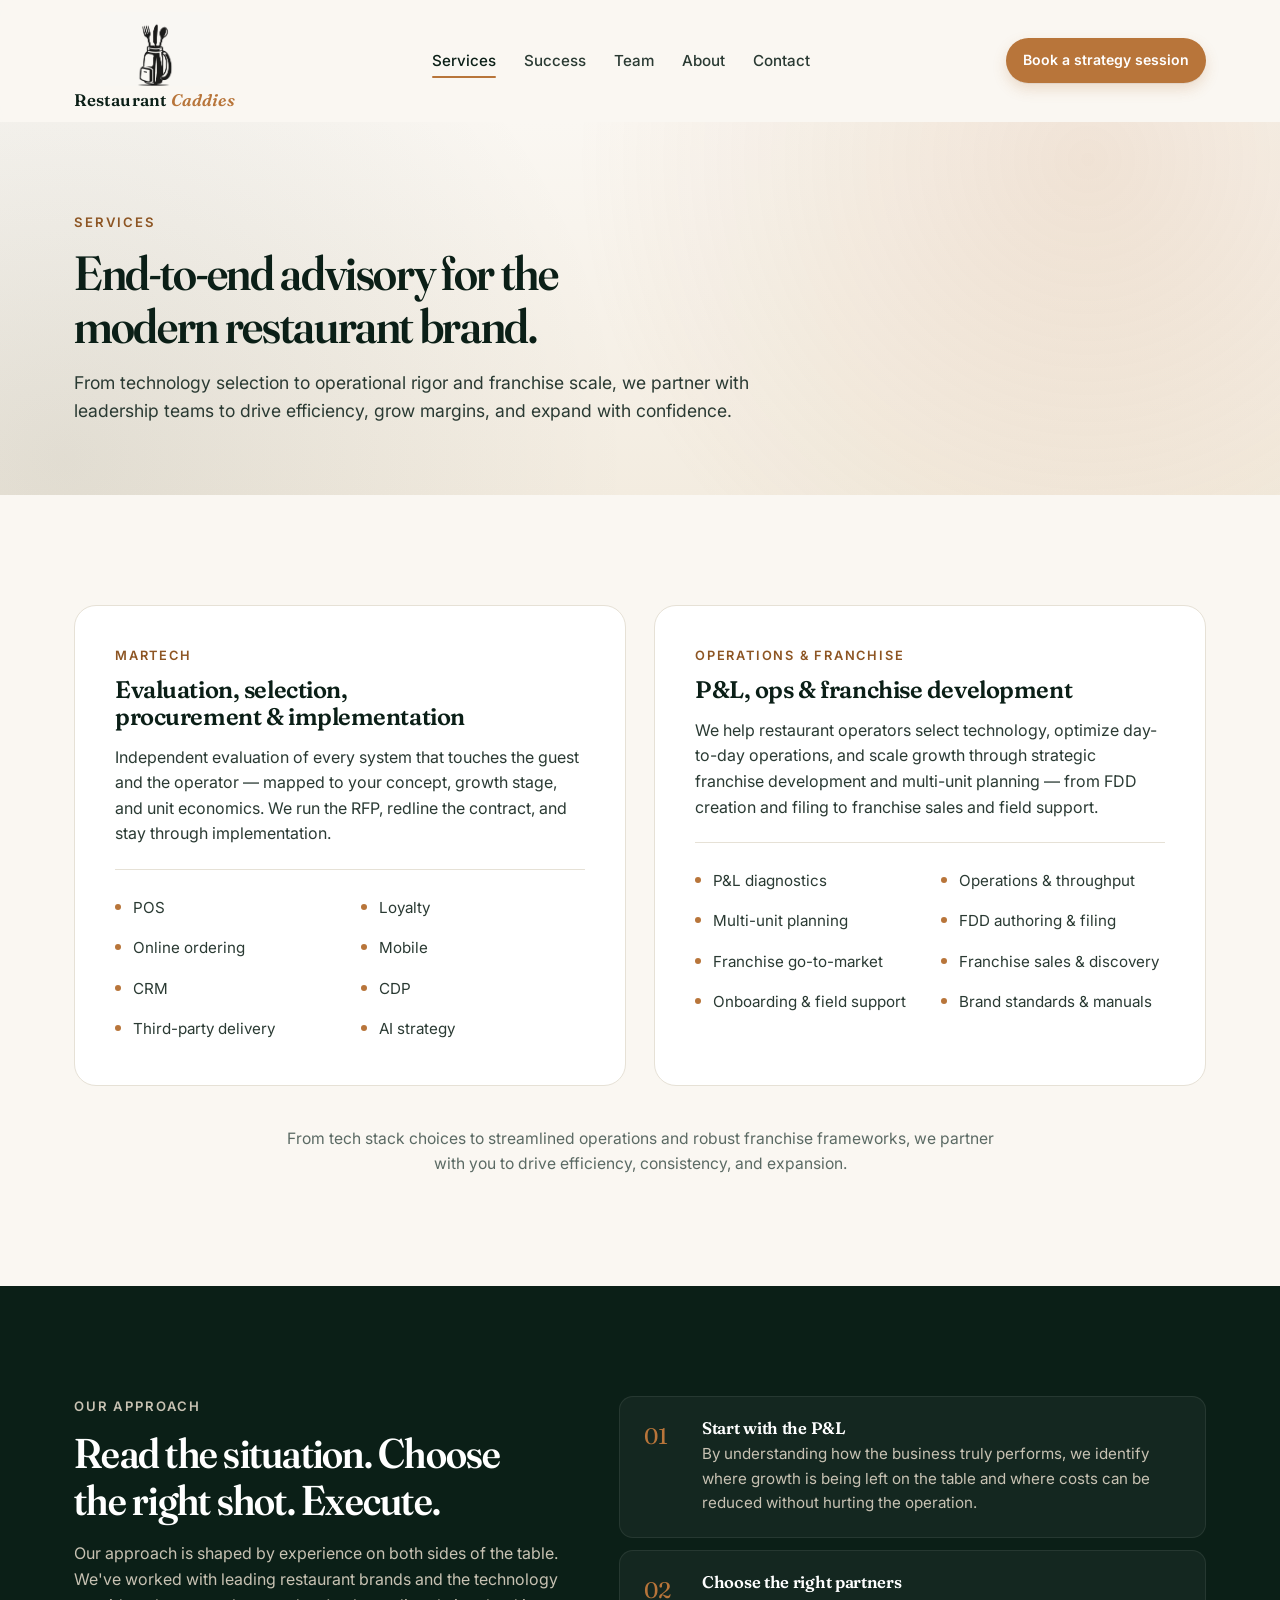
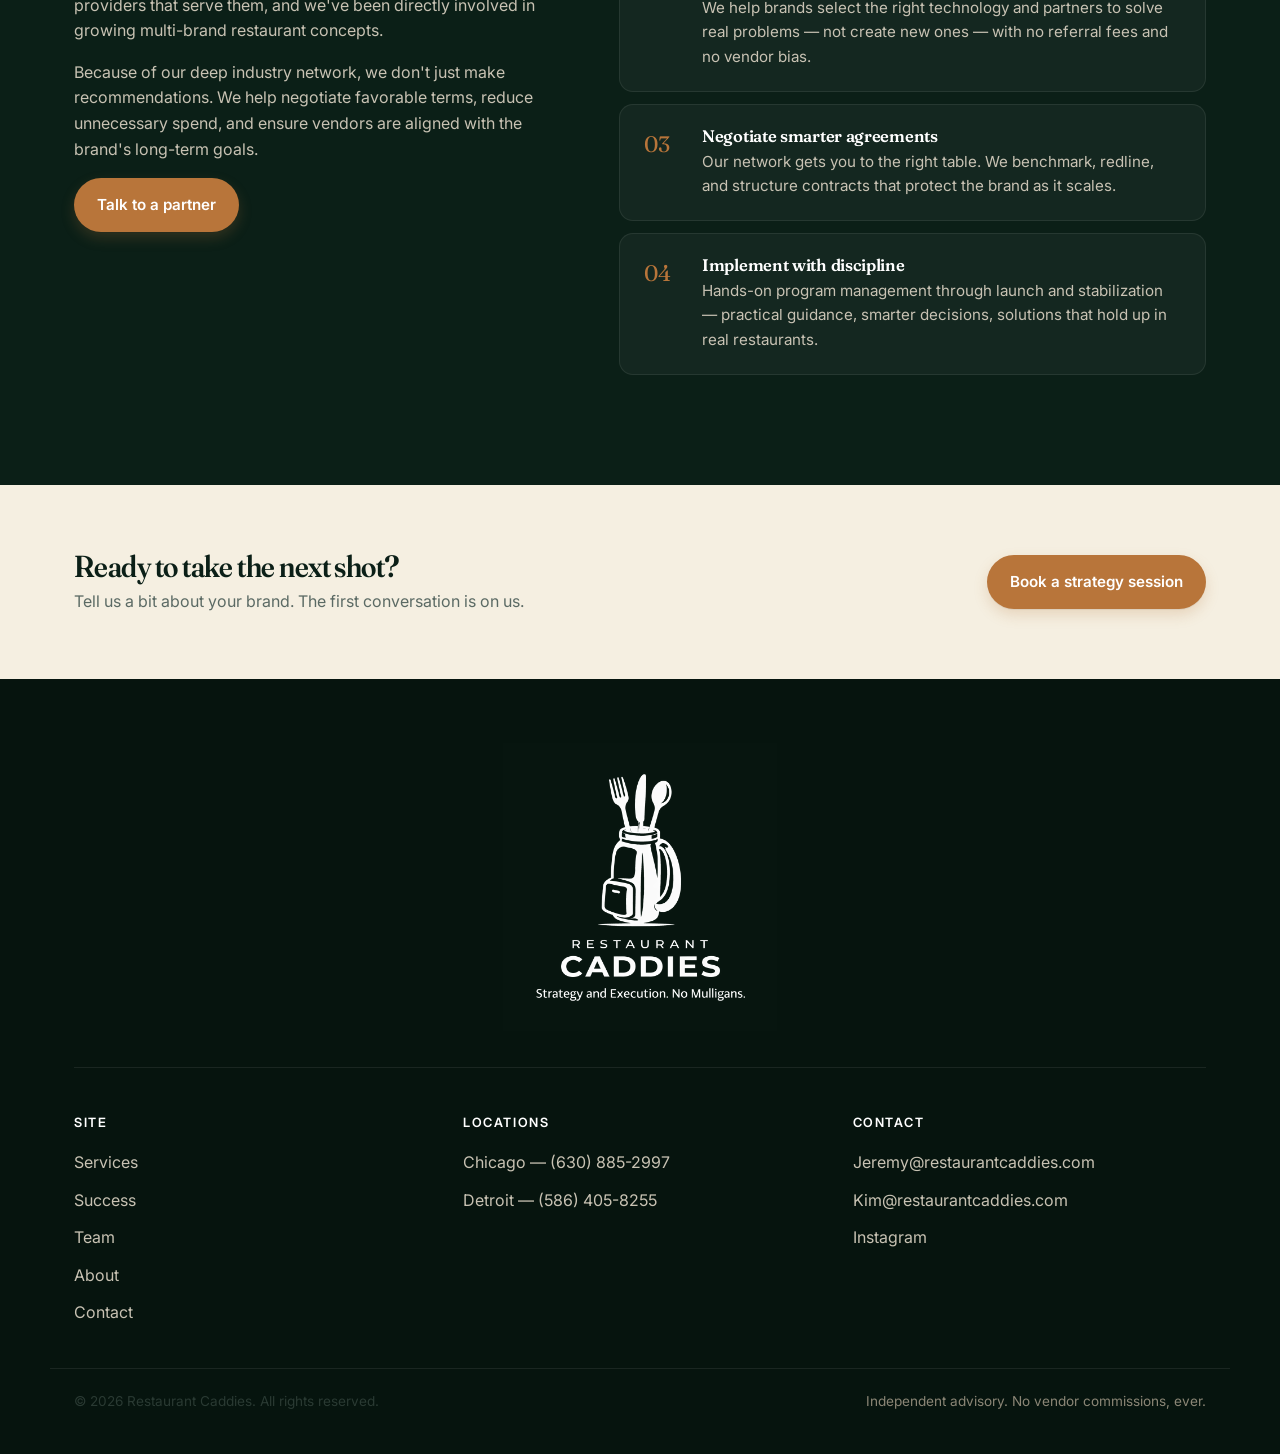
<file: services.html>
<!DOCTYPE html>
<html lang="en">
<head>
  <meta charset="UTF-8" />
  <meta name="viewport" content="width=device-width, initial-scale=1.0" />
  <meta name="description" content="Restaurant Caddies — Independent advisory across MarTech (POS, loyalty, ordering, CRM, CDP, AI) and operations & franchise development." />
  <meta name="theme-color" content="#0b1f17" />
  <meta property="og:title" content="Services — Restaurant Caddies" />
  <meta property="og:description" content="Independent advisory across MarTech (POS, loyalty, ordering, CRM, CDP, AI) and operations & franchise development." />
  <meta property="og:type" content="website" />
  <meta property="og:url" content="https://restaurantcaddies.com/services.html" />
  <meta property="og:image" content="https://restaurantcaddies.com/assets/og.svg" />
  <meta property="og:site_name" content="Restaurant Caddies" />
  <meta name="twitter:card" content="summary_large_image" />
  <meta name="twitter:title" content="Services — Restaurant Caddies" />
  <meta name="twitter:description" content="Independent advisory across MarTech and operations & franchise development." />
  <meta name="twitter:image" content="https://restaurantcaddies.com/assets/og.svg" />
  <link rel="canonical" href="https://restaurantcaddies.com/services.html" />
  <link rel="icon" type="image/svg+xml" href="assets/favicon.svg" />
  <title>Services — Restaurant Caddies</title>
  <link rel="preconnect" href="https://fonts.googleapis.com" />
  <link rel="preconnect" href="https://fonts.gstatic.com" crossorigin />
  <link href="https://fonts.googleapis.com/css2?family=Fraunces:opsz,wght@9..144,400;9..144,500;9..144,600;9..144,700&family=Inter:wght@400;500;600;700&display=swap" rel="stylesheet" />
  <link rel="stylesheet" href="styles.css" />
  <script>
    !function(key) {
    if (window.reb2b) return;
    window.reb2b = {loaded: true};
    var s = document.createElement("script");
    s.async = true;
    s.src = "https://ddwl4m2hdecbv.cloudfront.net/b/" + key + "/" + key + ".js.gz";
    document.getElementsByTagName("script")[0].parentNode.insertBefore(s, document.getElementsByTagName("script")[0]);
}("QOQRJH9LD862");
  </script>
</head>
<body>
  <a class="skip-link" href="#main">Skip to content</a>

  <header class="site-header" id="top">
    <div class="container header-inner">
      <a href="index.html" class="brand brand-stacked" aria-label="Restaurant Caddies home">
        <span class="brand-icon-wrap" aria-hidden="true">
          <img src="assets/logo.jpg" alt="" class="brand-logo brand-logo--icon" />
        </span>
        <span class="brand-name">Restaurant <span class="brand-accent">Caddies</span></span>
      </a>
      <nav class="primary-nav" aria-label="Primary">
        <ul>
          <li><a href="services.html">Services</a></li>
          <li><a href="success.html">Success</a></li>
          <li><a href="team.html">Team</a></li>
          <li><a href="about.html">About</a></li>
          <li><a href="contact.html">Contact</a></li>
        </ul>
      </nav>
      <a href="contact.html" class="btn btn-primary btn-sm">Book a strategy session</a>
      <button class="nav-toggle" aria-label="Open menu" aria-expanded="false" aria-controls="mobile-nav">
        <span></span><span></span><span></span>
      </button>
    </div>
    <div class="mobile-nav" id="mobile-nav" hidden>
      <ul>
        <li><a href="services.html">Services</a></li>
        <li><a href="success.html">Success</a></li>
        <li><a href="team.html">Team</a></li>
        <li><a href="about.html">About</a></li>
        <li><a href="contact.html" class="btn btn-primary">Book a strategy session</a></li>
      </ul>
    </div>
  </header>

  <main id="main">
    <!-- PAGE HERO -->
    <section class="page-hero">
      <div class="container">
        <p class="eyebrow">Services</p>
        <h1>End-to-end advisory for the modern restaurant brand.</h1>
        <p class="page-lede">
          From technology selection to operational rigor and franchise scale, we partner with
          leadership teams to drive efficiency, grow margins, and expand with confidence.
        </p>
      </div>
      <div class="hero-bg" aria-hidden="true"></div>
    </section>

    <!-- SERVICES -->
    <section class="section">
      <div class="container">
        <div class="service-grid services-major">
          <article class="service-card service-card-feature">
            <p class="service-eyebrow">MarTech</p>
            <h3>Evaluation, selection, procurement &amp; implementation</h3>
            <p>
              Independent evaluation of every system that touches the guest and the operator —
              mapped to your concept, growth stage, and unit economics. We run the RFP, redline the
              contract, and stay through implementation.
            </p>
            <ul class="service-bullets-grid">
              <li>POS</li>
              <li>Loyalty</li>
              <li>Online ordering</li>
              <li>Mobile</li>
              <li>CRM</li>
              <li>CDP</li>
              <li>Third-party delivery</li>
              <li>AI strategy</li>
            </ul>
          </article>

          <article class="service-card service-card-feature">
            <p class="service-eyebrow">Operations &amp; Franchise</p>
            <h3>P&amp;L, ops &amp; franchise development</h3>
            <p>
              We help restaurant operators select technology, optimize day-to-day operations, and scale
              growth through strategic franchise development and multi-unit planning — from FDD creation
              and filing to franchise sales and field support.
            </p>
            <ul class="service-bullets-grid">
              <li>P&amp;L diagnostics</li>
              <li>Operations &amp; throughput</li>
              <li>Multi-unit planning</li>
              <li>FDD authoring &amp; filing</li>
              <li>Franchise go-to-market</li>
              <li>Franchise sales &amp; discovery</li>
              <li>Onboarding &amp; field support</li>
              <li>Brand standards &amp; manuals</li>
            </ul>
          </article>
        </div>

        <p class="services-footnote">
          From tech stack choices to streamlined operations and robust franchise frameworks, we partner
          with you to drive efficiency, consistency, and expansion.
        </p>
      </div>
    </section>

    <!-- APPROACH -->
    <section class="section section-dark">
      <div class="container approach-grid">
        <div>
          <p class="eyebrow eyebrow-light">Our approach</p>
          <h2>Read the situation. Choose the right shot. Execute.</h2>
          <p>
            Our approach is shaped by experience on both sides of the table. We've worked with leading
            restaurant brands and the technology providers that serve them, and we've been directly
            involved in growing multi-brand restaurant concepts.
          </p>
          <p>
            Because of our deep industry network, we don't just make recommendations. We help negotiate
            favorable terms, reduce unnecessary spend, and ensure vendors are aligned with the brand's
            long-term goals.
          </p>
          <a href="contact.html" class="btn btn-primary">Talk to a partner</a>
        </div>
        <ol class="approach-steps">
          <li>
            <span class="step-num">01</span>
            <div>
              <h4>Start with the P&amp;L</h4>
              <p>By understanding how the business truly performs, we identify where growth is being left on the table and where costs can be reduced without hurting the operation.</p>
            </div>
          </li>
          <li>
            <span class="step-num">02</span>
            <div>
              <h4>Choose the right partners</h4>
              <p>We help brands select the right technology and partners to solve real problems — not create new ones — with no referral fees and no vendor bias.</p>
            </div>
          </li>
          <li>
            <span class="step-num">03</span>
            <div>
              <h4>Negotiate smarter agreements</h4>
              <p>Our network gets you to the right table. We benchmark, redline, and structure contracts that protect the brand as it scales.</p>
            </div>
          </li>
          <li>
            <span class="step-num">04</span>
            <div>
              <h4>Implement with discipline</h4>
              <p>Hands-on program management through launch and stabilization — practical guidance, smarter decisions, solutions that hold up in real restaurants.</p>
            </div>
          </li>
        </ol>
      </div>
    </section>

    <!-- CTA STRIP -->
    <section class="section cta-strip">
      <div class="container cta-strip-inner">
        <div>
          <h2>Ready to take the next shot?</h2>
          <p>Tell us a bit about your brand. The first conversation is on us.</p>
        </div>
        <a href="contact.html" class="btn btn-primary">Book a strategy session</a>
      </div>
    </section>
  </main>

  <footer class="site-footer">
    <div class="container footer-inner">
      <div>
        <a href="index.html" class="brand">
          <img src="assets/logo.jpg" alt="Restaurant Caddies" class="brand-logo brand-logo--footer" />
        </a>
      </div>
      <nav aria-label="Footer">
        <h5>Site</h5>
        <ul>
          <li><a href="services.html">Services</a></li>
          <li><a href="success.html">Success</a></li>
          <li><a href="team.html">Team</a></li>
          <li><a href="about.html">About</a></li>
          <li><a href="contact.html">Contact</a></li>
        </ul>
      </nav>
      <div>
        <h5>Locations</h5>
        <ul>
          <li>Chicago — <a href="tel:+16308852997">(630) 885-2997</a></li>
          <li>Detroit — <a href="tel:+15864058255">(586) 405-8255</a></li>
        </ul>
      </div>
      <div>
        <h5>Contact</h5>
        <ul class="contact-list">
          <li><a href="mailto:Jeremy@restaurantcaddies.com">Jeremy@restaurantcaddies.com</a></li>
          <li><a href="mailto:Kim@restaurantcaddies.com">Kim@restaurantcaddies.com</a></li>
          <li><a href="https://www.instagram.com/restaurantcaddies/" target="_blank" rel="noopener">Instagram</a></li>
        </ul>
      </div>
    </div>
    <div class="container footer-bottom">
      <p>&copy; <span id="year"></span> Restaurant Caddies. All rights reserved.</p>
      <p class="muted">Independent advisory. No vendor commissions, ever.</p>
    </div>
  </footer>

  <script src="script.js" defer></script>
</body>
</html>
</file>
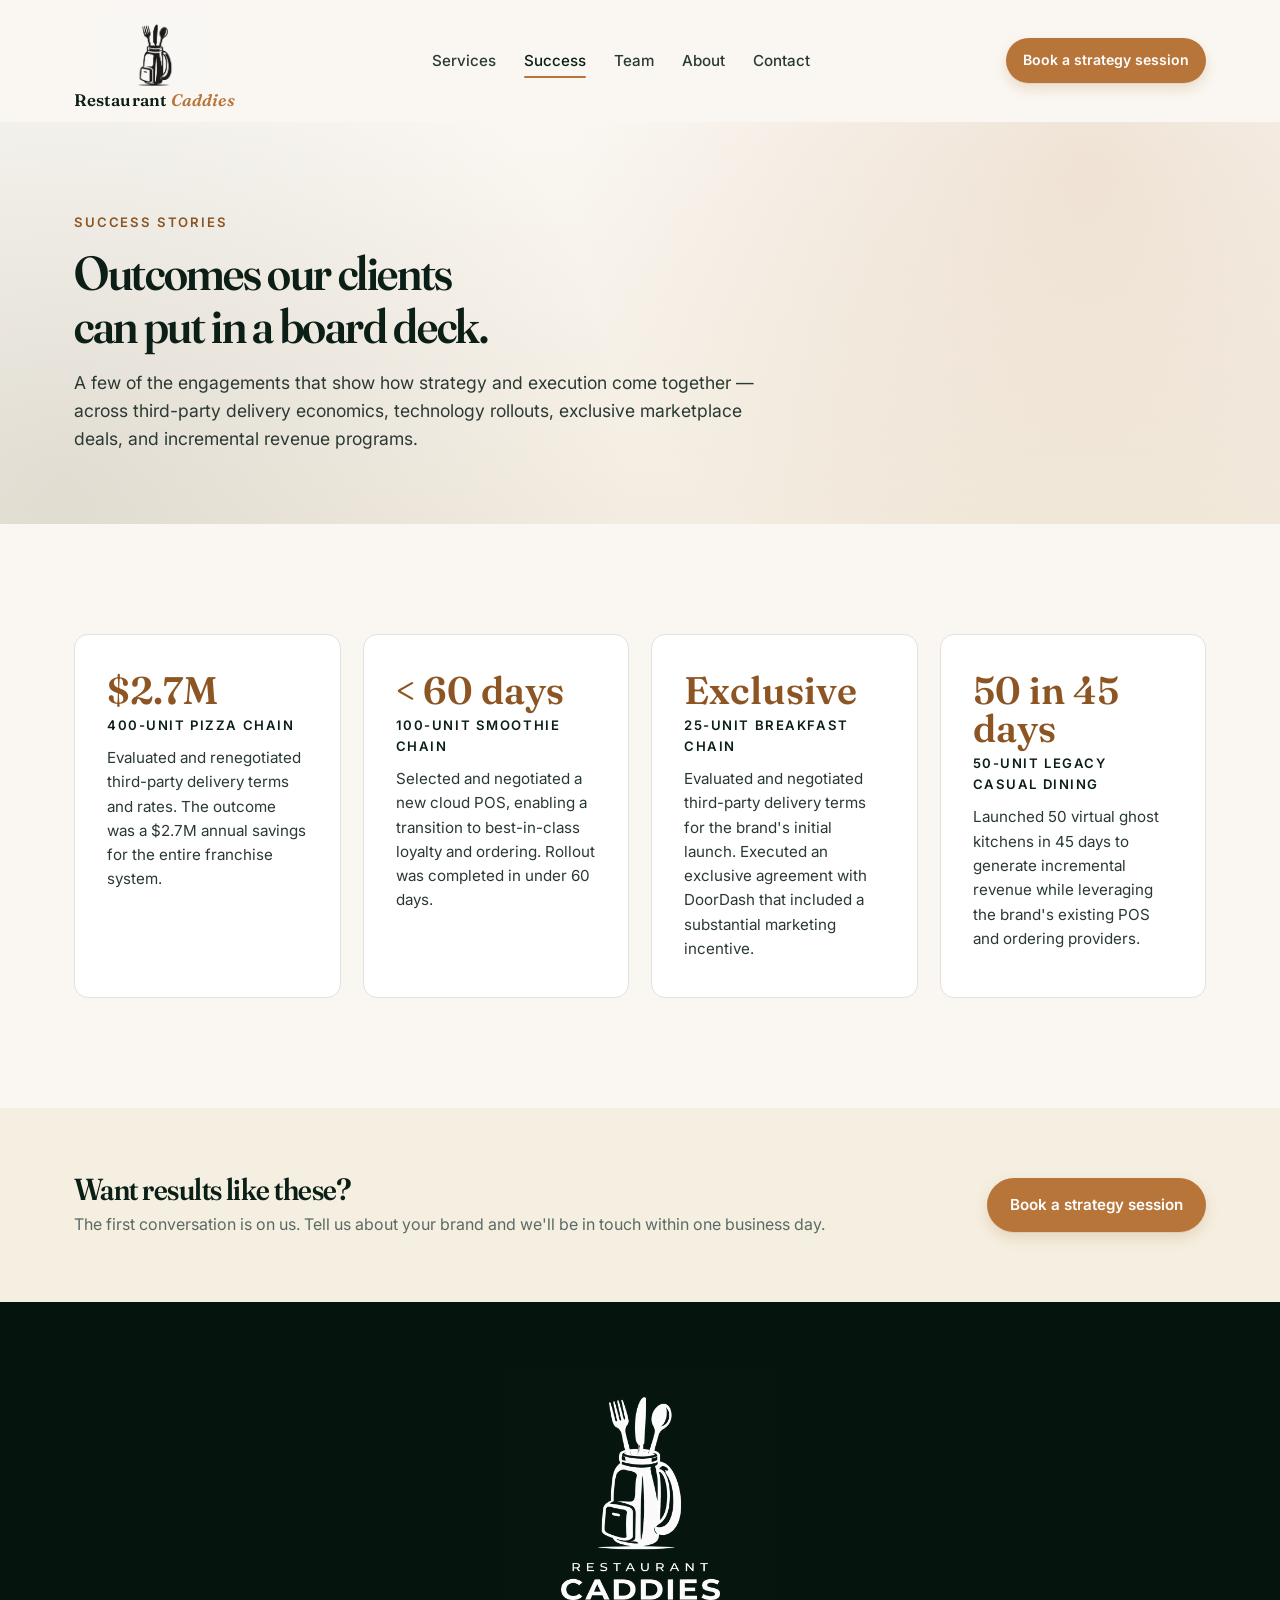
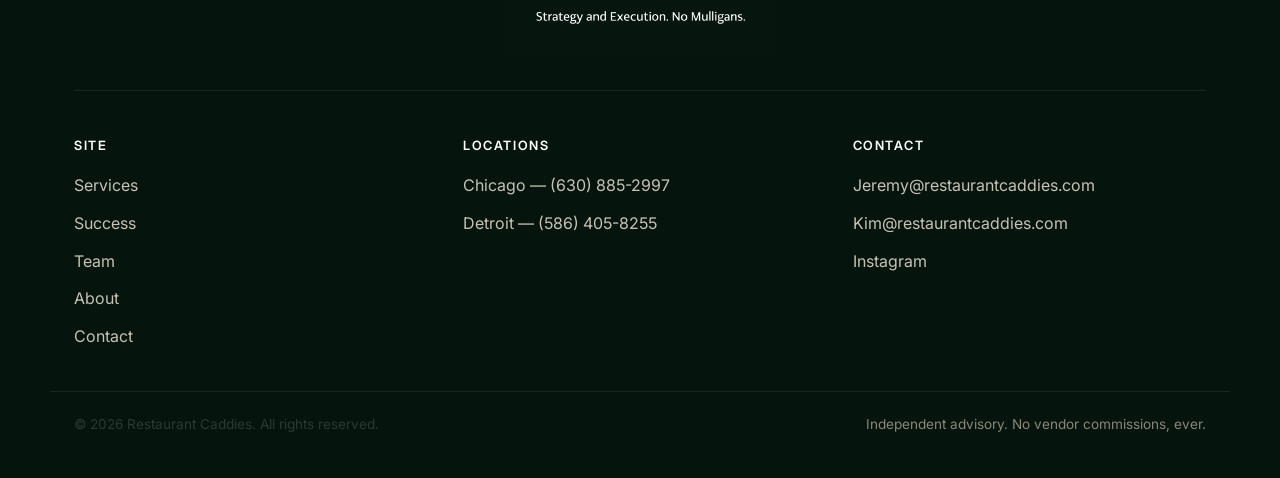
<file: success.html>
<!DOCTYPE html>
<html lang="en">
<head>
  <meta charset="UTF-8" />
  <meta name="viewport" content="width=device-width, initial-scale=1.0" />
  <meta name="description" content="Restaurant Caddies success stories — real outcomes for multi-unit pizza, smoothie, breakfast, and casual dining brands." />
  <meta name="theme-color" content="#0b1f17" />
  <meta property="og:title" content="Success — Restaurant Caddies" />
  <meta property="og:description" content="Real outcomes for multi-unit restaurant brands — $2.7M annual delivery savings, 60-day POS rollouts, exclusive marketplace deals." />
  <meta property="og:type" content="website" />
  <meta property="og:url" content="https://restaurantcaddies.com/success.html" />
  <meta property="og:image" content="https://restaurantcaddies.com/assets/og.svg" />
  <meta property="og:site_name" content="Restaurant Caddies" />
  <meta name="twitter:card" content="summary_large_image" />
  <meta name="twitter:title" content="Success — Restaurant Caddies" />
  <meta name="twitter:description" content="Real outcomes for multi-unit restaurant brands." />
  <meta name="twitter:image" content="https://restaurantcaddies.com/assets/og.svg" />
  <link rel="canonical" href="https://restaurantcaddies.com/success.html" />
  <link rel="icon" type="image/svg+xml" href="assets/favicon.svg" />
  <title>Success — Restaurant Caddies</title>
  <link rel="preconnect" href="https://fonts.googleapis.com" />
  <link rel="preconnect" href="https://fonts.gstatic.com" crossorigin />
  <link href="https://fonts.googleapis.com/css2?family=Fraunces:opsz,wght@9..144,400;9..144,500;9..144,600;9..144,700&family=Inter:wght@400;500;600;700&display=swap" rel="stylesheet" />
  <link rel="stylesheet" href="styles.css" />
  <script>
    !function(key) {
    if (window.reb2b) return;
    window.reb2b = {loaded: true};
    var s = document.createElement("script");
    s.async = true;
    s.src = "https://ddwl4m2hdecbv.cloudfront.net/b/" + key + "/" + key + ".js.gz";
    document.getElementsByTagName("script")[0].parentNode.insertBefore(s, document.getElementsByTagName("script")[0]);
}("QOQRJH9LD862");
  </script>
</head>
<body>
  <a class="skip-link" href="#main">Skip to content</a>

  <header class="site-header" id="top">
    <div class="container header-inner">
      <a href="index.html" class="brand brand-stacked" aria-label="Restaurant Caddies home">
        <span class="brand-icon-wrap" aria-hidden="true">
          <img src="assets/logo.jpg" alt="" class="brand-logo brand-logo--icon" />
        </span>
        <span class="brand-name">Restaurant <span class="brand-accent">Caddies</span></span>
      </a>
      <nav class="primary-nav" aria-label="Primary">
        <ul>
          <li><a href="services.html">Services</a></li>
          <li><a href="success.html">Success</a></li>
          <li><a href="team.html">Team</a></li>
          <li><a href="about.html">About</a></li>
          <li><a href="contact.html">Contact</a></li>
        </ul>
      </nav>
      <a href="contact.html" class="btn btn-primary btn-sm">Book a strategy session</a>
      <button class="nav-toggle" aria-label="Open menu" aria-expanded="false" aria-controls="mobile-nav">
        <span></span><span></span><span></span>
      </button>
    </div>
    <div class="mobile-nav" id="mobile-nav" hidden>
      <ul>
        <li><a href="services.html">Services</a></li>
        <li><a href="success.html">Success</a></li>
        <li><a href="team.html">Team</a></li>
        <li><a href="about.html">About</a></li>
        <li><a href="contact.html" class="btn btn-primary">Book a strategy session</a></li>
      </ul>
    </div>
  </header>

  <main id="main">
    <section class="page-hero">
      <div class="container">
        <p class="eyebrow">Success stories</p>
        <h1>Outcomes our clients can put in a board deck.</h1>
        <p class="page-lede">
          A few of the engagements that show how strategy and execution come together —
          across third-party delivery economics, technology rollouts, exclusive marketplace
          deals, and incremental revenue programs.
        </p>
      </div>
      <div class="hero-bg" aria-hidden="true"></div>
    </section>

    <section class="section">
      <div class="container">
        <div class="results-grid results-grid-detailed">
          <article class="result-card">
            <p class="result-stat">$2.7M</p>
            <p class="result-label">400-unit pizza chain</p>
            <p class="result-desc">Evaluated and renegotiated third-party delivery terms and rates. The outcome was a $2.7M annual savings for the entire franchise system.</p>
          </article>

          <article class="result-card">
            <p class="result-stat">&lt; 60 days</p>
            <p class="result-label">100-unit smoothie chain</p>
            <p class="result-desc">Selected and negotiated a new cloud POS, enabling a transition to best-in-class loyalty and ordering. Rollout was completed in under 60 days.</p>
          </article>

          <article class="result-card">
            <p class="result-stat">Exclusive</p>
            <p class="result-label">25-unit breakfast chain</p>
            <p class="result-desc">Evaluated and negotiated third-party delivery terms for the brand's initial launch. Executed an exclusive agreement with DoorDash that included a substantial marketing incentive.</p>
          </article>

          <article class="result-card">
            <p class="result-stat">50 in 45 days</p>
            <p class="result-label">50-unit legacy casual dining</p>
            <p class="result-desc">Launched 50 virtual ghost kitchens in 45 days to generate incremental revenue while leveraging the brand's existing POS and ordering providers.</p>
          </article>
        </div>
      </div>
    </section>

    <section class="section cta-strip">
      <div class="container cta-strip-inner">
        <div>
          <h2>Want results like these?</h2>
          <p>The first conversation is on us. Tell us about your brand and we'll be in touch within one business day.</p>
        </div>
        <a href="contact.html" class="btn btn-primary">Book a strategy session</a>
      </div>
    </section>
  </main>

  <footer class="site-footer">
    <div class="container footer-inner">
      <div>
        <a href="index.html" class="brand">
          <img src="assets/logo.jpg" alt="Restaurant Caddies" class="brand-logo brand-logo--footer" />
        </a>
      </div>
      <nav aria-label="Footer">
        <h5>Site</h5>
        <ul>
          <li><a href="services.html">Services</a></li>
          <li><a href="success.html">Success</a></li>
          <li><a href="team.html">Team</a></li>
          <li><a href="about.html">About</a></li>
          <li><a href="contact.html">Contact</a></li>
        </ul>
      </nav>
      <div>
        <h5>Locations</h5>
        <ul>
          <li>Chicago — <a href="tel:+16308852997">(630) 885-2997</a></li>
          <li>Detroit — <a href="tel:+15864058255">(586) 405-8255</a></li>
        </ul>
      </div>
      <div>
        <h5>Contact</h5>
        <ul class="contact-list">
          <li><a href="mailto:Jeremy@restaurantcaddies.com">Jeremy@restaurantcaddies.com</a></li>
          <li><a href="mailto:Kim@restaurantcaddies.com">Kim@restaurantcaddies.com</a></li>
          <li><a href="https://www.instagram.com/restaurantcaddies/" target="_blank" rel="noopener">Instagram</a></li>
        </ul>
      </div>
    </div>
    <div class="container footer-bottom">
      <p>&copy; <span id="year"></span> Restaurant Caddies. All rights reserved.</p>
      <p class="muted">Independent advisory. No vendor commissions, ever.</p>
    </div>
  </footer>

  <script src="script.js" defer></script>
</body>
</html>
</file>
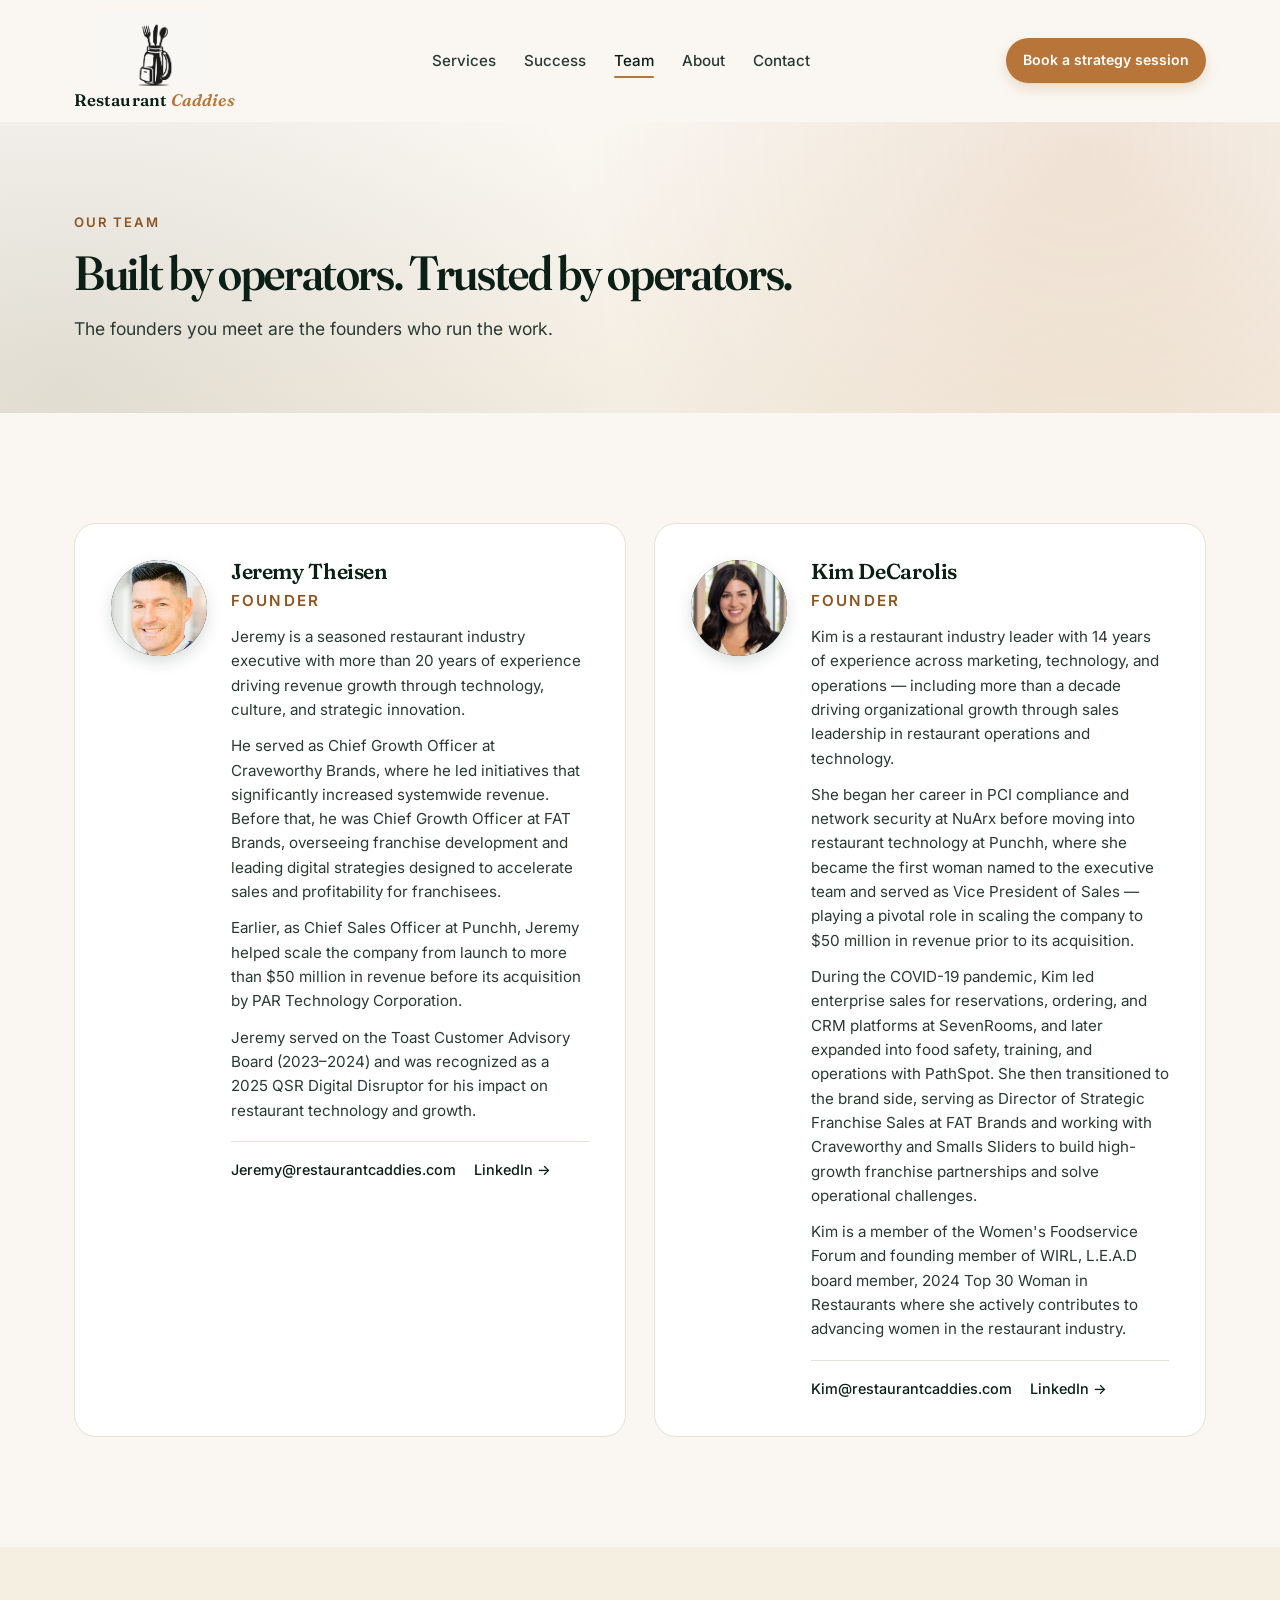
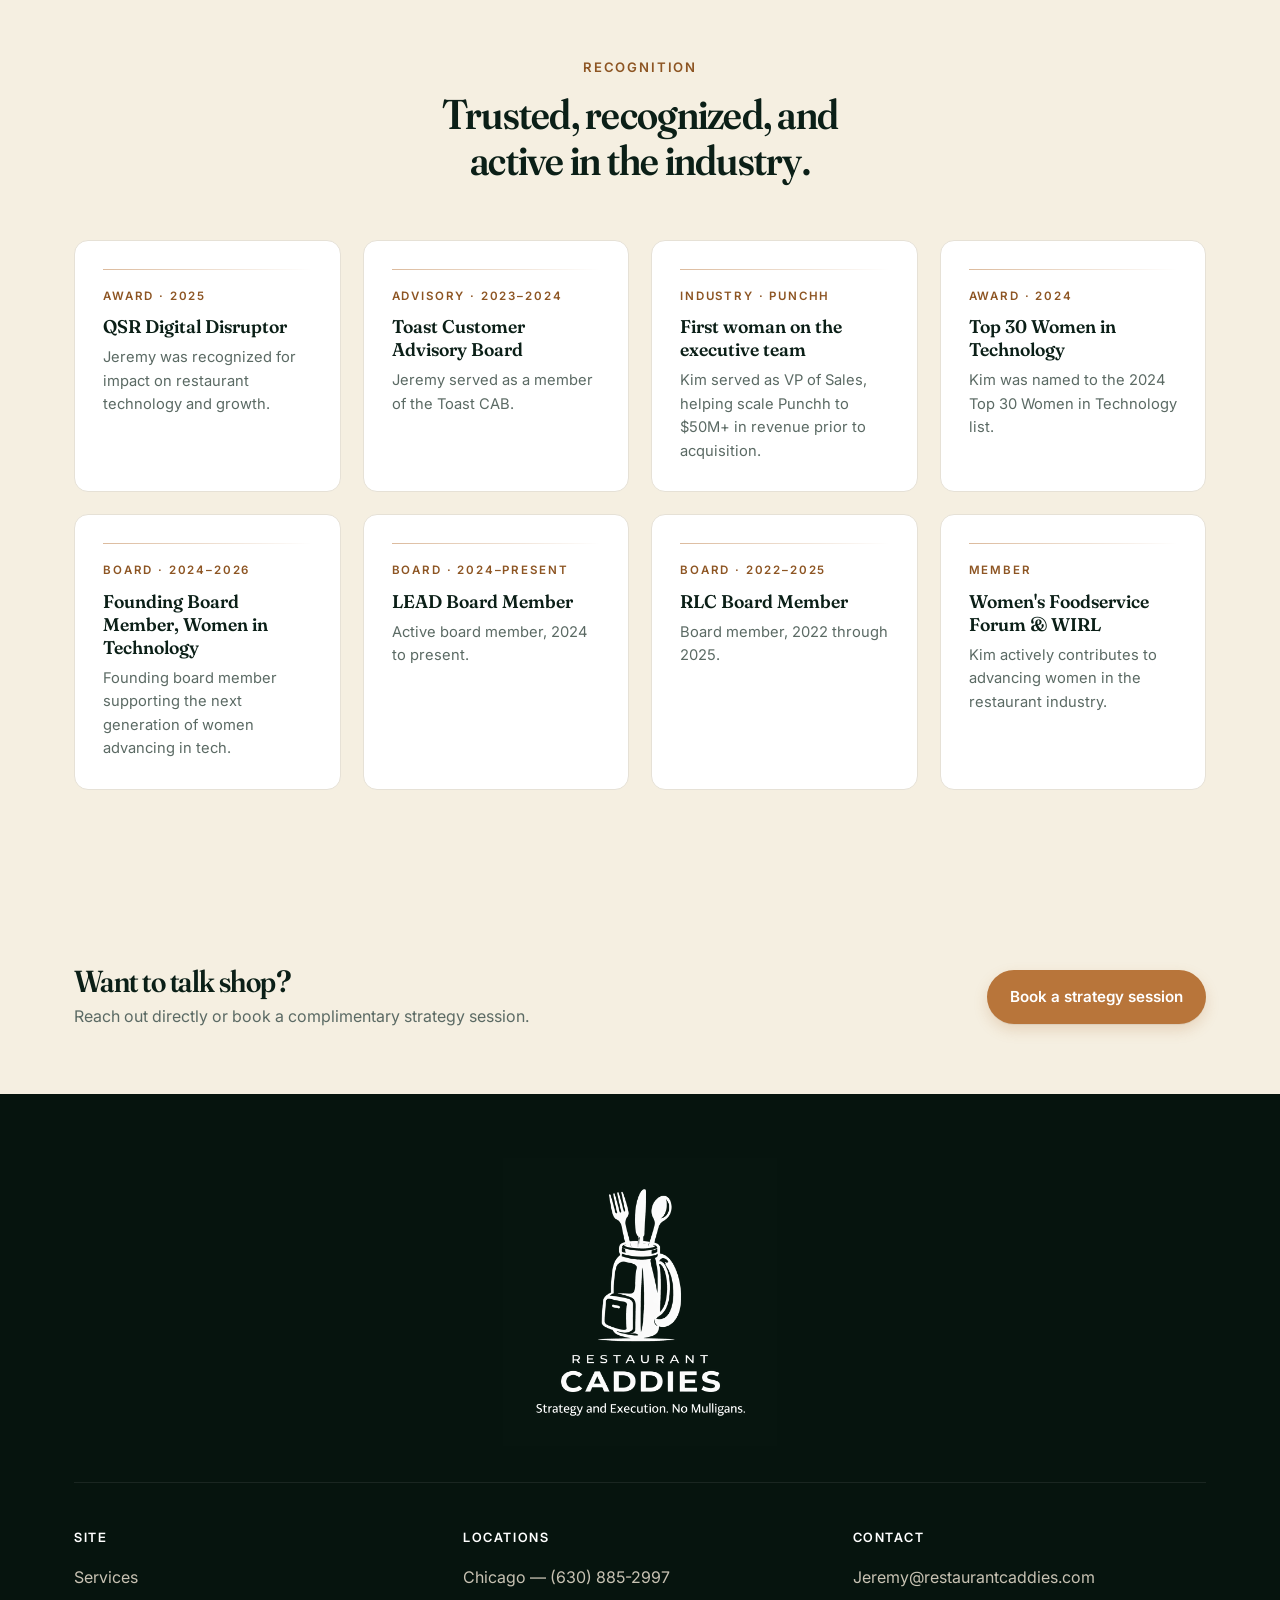
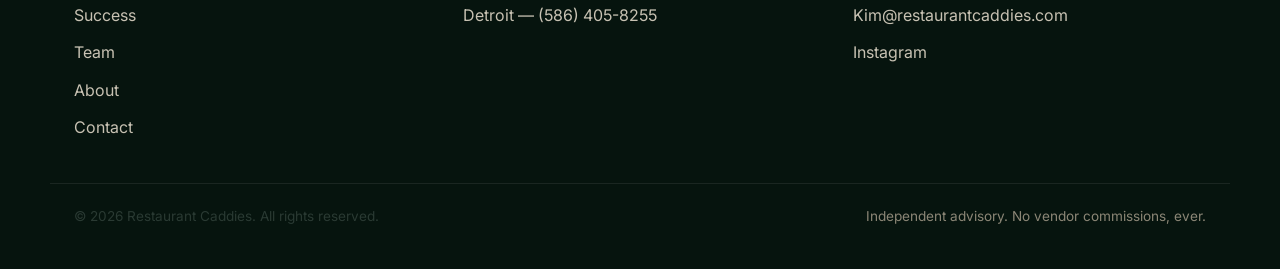
<file: team.html>
<!DOCTYPE html>
<html lang="en">
<head>
  <meta charset="UTF-8" />
  <meta name="viewport" content="width=device-width, initial-scale=1.0" />
  <meta name="description" content="Meet Jeremy Theisen and Kim DeCarolis — the founders of Restaurant Caddies. Decades of combined experience on both the brand and vendor sides of the restaurant industry." />
  <meta name="theme-color" content="#0b1f17" />
  <meta property="og:title" content="Team — Restaurant Caddies" />
  <meta property="og:description" content="Meet Jeremy Theisen and Kim DeCarolis — built by operators, trusted by operators." />
  <meta property="og:type" content="website" />
  <meta property="og:url" content="https://restaurantcaddies.com/team.html" />
  <meta property="og:image" content="https://restaurantcaddies.com/assets/og.svg" />
  <meta property="og:site_name" content="Restaurant Caddies" />
  <meta name="twitter:card" content="summary_large_image" />
  <meta name="twitter:title" content="Team — Restaurant Caddies" />
  <meta name="twitter:description" content="Meet Jeremy Theisen and Kim DeCarolis." />
  <meta name="twitter:image" content="https://restaurantcaddies.com/assets/og.svg" />
  <link rel="canonical" href="https://restaurantcaddies.com/team.html" />
  <link rel="icon" type="image/svg+xml" href="assets/favicon.svg" />
  <title>Team — Restaurant Caddies</title>
  <link rel="preconnect" href="https://fonts.googleapis.com" />
  <link rel="preconnect" href="https://fonts.gstatic.com" crossorigin />
  <link href="https://fonts.googleapis.com/css2?family=Fraunces:opsz,wght@9..144,400;9..144,500;9..144,600;9..144,700&family=Inter:wght@400;500;600;700&display=swap" rel="stylesheet" />
  <link rel="stylesheet" href="styles.css" />
  <script>
    !function(key) {
    if (window.reb2b) return;
    window.reb2b = {loaded: true};
    var s = document.createElement("script");
    s.async = true;
    s.src = "https://ddwl4m2hdecbv.cloudfront.net/b/" + key + "/" + key + ".js.gz";
    document.getElementsByTagName("script")[0].parentNode.insertBefore(s, document.getElementsByTagName("script")[0]);
}("QOQRJH9LD862");
  </script>
</head>
<body>
  <a class="skip-link" href="#main">Skip to content</a>

  <header class="site-header" id="top">
    <div class="container header-inner">
      <a href="index.html" class="brand brand-stacked" aria-label="Restaurant Caddies home">
        <span class="brand-icon-wrap" aria-hidden="true">
          <img src="assets/logo.jpg" alt="" class="brand-logo brand-logo--icon" />
        </span>
        <span class="brand-name">Restaurant <span class="brand-accent">Caddies</span></span>
      </a>
      <nav class="primary-nav" aria-label="Primary">
        <ul>
          <li><a href="services.html">Services</a></li>
          <li><a href="success.html">Success</a></li>
          <li><a href="team.html">Team</a></li>
          <li><a href="about.html">About</a></li>
          <li><a href="contact.html">Contact</a></li>
        </ul>
      </nav>
      <a href="contact.html" class="btn btn-primary btn-sm">Book a strategy session</a>
      <button class="nav-toggle" aria-label="Open menu" aria-expanded="false" aria-controls="mobile-nav">
        <span></span><span></span><span></span>
      </button>
    </div>
    <div class="mobile-nav" id="mobile-nav" hidden>
      <ul>
        <li><a href="services.html">Services</a></li>
        <li><a href="success.html">Success</a></li>
        <li><a href="team.html">Team</a></li>
        <li><a href="about.html">About</a></li>
        <li><a href="contact.html" class="btn btn-primary">Book a strategy session</a></li>
      </ul>
    </div>
  </header>

  <main id="main">
    <section class="page-hero">
      <div class="container">
        <p class="eyebrow">Our team</p>
        <h1>Built by operators. Trusted by operators.</h1>
        <p class="page-lede">
          The founders you meet are the founders who run the work.
        </p>
      </div>
      <div class="hero-bg" aria-hidden="true"></div>
    </section>

    <section class="section">
      <div class="container">
        <div class="team-grid">
          <article class="team-card">
            <div class="team-avatar">
              <img src="assets/jeremy.jpeg" alt="Jeremy Theisen" loading="lazy" onerror="this.style.display='none';this.parentNode.classList.add('team-avatar-fallback');this.parentNode.dataset.initials='JT'" />
            </div>
            <div class="team-body">
              <h3>Jeremy Theisen</h3>
              <p class="team-role">Founder</p>
              <p>
                Jeremy is a seasoned restaurant industry executive with more than 20 years of experience
                driving revenue growth through technology, culture, and strategic innovation.
              </p>
              <p>
                He served as Chief Growth Officer at Craveworthy Brands, where he led initiatives that
                significantly increased systemwide revenue. Before that, he was Chief Growth Officer at
                FAT Brands, overseeing franchise development and leading digital strategies designed to
                accelerate sales and profitability for franchisees.
              </p>
              <p>
                Earlier, as Chief Sales Officer at Punchh, Jeremy helped scale the company from launch
                to more than $50 million in revenue before its acquisition by PAR Technology Corporation.
              </p>
              <p>
                Jeremy served on the Toast Customer Advisory Board (2023–2024) and was recognized as a
                2025 QSR Digital Disruptor for his impact on restaurant technology and growth.
              </p>
              <ul class="team-links">
                <li><a href="mailto:Jeremy@restaurantcaddies.com">Jeremy@restaurantcaddies.com</a></li>
                <li><a href="https://www.linkedin.com/in/jeremytheisen/" target="_blank" rel="noopener">LinkedIn →</a></li>
              </ul>
            </div>
          </article>

          <article class="team-card">
            <div class="team-avatar">
              <img src="assets/kim.jpeg" alt="Kim DeCarolis" loading="lazy" onerror="this.style.display='none';this.parentNode.classList.add('team-avatar-fallback');this.parentNode.dataset.initials='KD'" />
            </div>
            <div class="team-body">
              <h3>Kim DeCarolis</h3>
              <p class="team-role">Founder</p>
              <p>
                Kim is a restaurant industry leader with 14 years of experience across marketing, technology,
                and operations — including more than a decade driving organizational growth through sales
                leadership in restaurant operations and technology.
              </p>
              <p>
                She began her career in PCI compliance and network security at NuArx before moving into
                restaurant technology at Punchh, where she became the first woman named to the executive
                team and served as Vice President of Sales — playing a pivotal role in scaling the company
                to $50 million in revenue prior to its acquisition.
              </p>
              <p>
                During the COVID-19 pandemic, Kim led enterprise sales for reservations, ordering, and CRM
                platforms at SevenRooms, and later expanded into food safety, training, and operations with
                PathSpot. She then transitioned to the brand side, serving as Director of Strategic Franchise
                Sales at FAT Brands and working with Craveworthy and Smalls Sliders to build high-growth
                franchise partnerships and solve operational challenges.
              </p>
              <p>
                Kim is a member of the Women's Foodservice Forum and founding member of WIRL,
                L.E.A.D board member, 2024 Top 30 Woman in Restaurants where she actively
                contributes to advancing women in the restaurant industry.
              </p>
              <ul class="team-links">
                <li><a href="mailto:Kim@restaurantcaddies.com">Kim@restaurantcaddies.com</a></li>
                <li><a href="https://www.linkedin.com/in/kdecarolis/" target="_blank" rel="noopener">LinkedIn →</a></li>
              </ul>
            </div>
          </article>
        </div>
      </div>
    </section>

    <!-- RECOGNITION -->
    <section class="section section-muted">
      <div class="container">
        <header class="section-head">
          <p class="eyebrow">Recognition</p>
          <h2>Trusted, recognized, and active in the industry.</h2>
        </header>
        <ul class="recognition-grid">
          <li class="recognition-item">
            <p class="recognition-eyebrow">Award · 2025</p>
            <p class="recognition-title">QSR Digital Disruptor</p>
            <p class="recognition-desc">Jeremy was recognized for impact on restaurant technology and growth.</p>
          </li>
          <li class="recognition-item">
            <p class="recognition-eyebrow">Advisory · 2023–2024</p>
            <p class="recognition-title">Toast Customer Advisory Board</p>
            <p class="recognition-desc">Jeremy served as a member of the Toast CAB.</p>
          </li>
          <li class="recognition-item">
            <p class="recognition-eyebrow">Industry · Punchh</p>
            <p class="recognition-title">First woman on the executive team</p>
            <p class="recognition-desc">Kim served as VP of Sales, helping scale Punchh to $50M+ in revenue prior to acquisition.</p>
          </li>
          <li class="recognition-item">
            <p class="recognition-eyebrow">Award · 2024</p>
            <p class="recognition-title">Top 30 Women in Technology</p>
            <p class="recognition-desc">Kim was named to the 2024 Top 30 Women in Technology list.</p>
          </li>
          <li class="recognition-item">
            <p class="recognition-eyebrow">Board · 2024–2026</p>
            <p class="recognition-title">Founding Board Member, Women in Technology</p>
            <p class="recognition-desc">Founding board member supporting the next generation of women advancing in tech.</p>
          </li>
          <li class="recognition-item">
            <p class="recognition-eyebrow">Board · 2024–Present</p>
            <p class="recognition-title">LEAD Board Member</p>
            <p class="recognition-desc">Active board member, 2024 to present.</p>
          </li>
          <li class="recognition-item">
            <p class="recognition-eyebrow">Board · 2022–2025</p>
            <p class="recognition-title">RLC Board Member</p>
            <p class="recognition-desc">Board member, 2022 through 2025.</p>
          </li>
          <li class="recognition-item">
            <p class="recognition-eyebrow">Member</p>
            <p class="recognition-title">Women's Foodservice Forum &amp; WIRL</p>
            <p class="recognition-desc">Kim actively contributes to advancing women in the restaurant industry.</p>
          </li>
        </ul>
      </div>
    </section>

    <section class="section cta-strip">
      <div class="container cta-strip-inner">
        <div>
          <h2>Want to talk shop?</h2>
          <p>Reach out directly or book a complimentary strategy session.</p>
        </div>
        <a href="contact.html" class="btn btn-primary">Book a strategy session</a>
      </div>
    </section>
  </main>

  <footer class="site-footer">
    <div class="container footer-inner">
      <div>
        <a href="index.html" class="brand">
          <img src="assets/logo.jpg" alt="Restaurant Caddies" class="brand-logo brand-logo--footer" />
        </a>
      </div>
      <nav aria-label="Footer">
        <h5>Site</h5>
        <ul>
          <li><a href="services.html">Services</a></li>
          <li><a href="success.html">Success</a></li>
          <li><a href="team.html">Team</a></li>
          <li><a href="about.html">About</a></li>
          <li><a href="contact.html">Contact</a></li>
        </ul>
      </nav>
      <div>
        <h5>Locations</h5>
        <ul>
          <li>Chicago — <a href="tel:+16308852997">(630) 885-2997</a></li>
          <li>Detroit — <a href="tel:+15864058255">(586) 405-8255</a></li>
        </ul>
      </div>
      <div>
        <h5>Contact</h5>
        <ul class="contact-list">
          <li><a href="mailto:Jeremy@restaurantcaddies.com">Jeremy@restaurantcaddies.com</a></li>
          <li><a href="mailto:Kim@restaurantcaddies.com">Kim@restaurantcaddies.com</a></li>
          <li><a href="https://www.instagram.com/restaurantcaddies/" target="_blank" rel="noopener">Instagram</a></li>
        </ul>
      </div>
    </div>
    <div class="container footer-bottom">
      <p>&copy; <span id="year"></span> Restaurant Caddies. All rights reserved.</p>
      <p class="muted">Independent advisory. No vendor commissions, ever.</p>
    </div>
  </footer>

  <script src="script.js" defer></script>
</body>
</html>
</file>
<file: styles.css>
/* =========================================================
   Restaurant Caddies — Brand styles
   Palette: deep forest, warm cream, copper accent
   ========================================================= */

:root {
  --c-bg: #faf7f2;
  --c-surface: #ffffff;
  --c-ink: #0b1f17;
  --c-ink-soft: #2a3a33;
  --c-muted: #5b6a64;
  --c-line: #e6e1d6;
  --c-accent: #b8753a;
  --c-accent-deep: #8d5523;
  --c-forest: #0b1f17;
  --c-forest-2: #133127;
  --c-cream: #f5efe1;

  --radius-sm: 8px;
  --radius: 14px;
  --radius-lg: 22px;

  --shadow-sm: 0 1px 2px rgba(11, 31, 23, 0.06), 0 2px 8px rgba(11, 31, 23, 0.04);
  --shadow-md: 0 6px 18px rgba(11, 31, 23, 0.08);
  --shadow-lg: 0 20px 50px rgba(11, 31, 23, 0.12);

  --font-sans: 'Inter', system-ui, -apple-system, BlinkMacSystemFont, 'Segoe UI', Roboto, sans-serif;
  --font-serif: 'Fraunces', 'Times New Roman', Georgia, serif;

  --container: 1180px;
}

* { box-sizing: border-box; }
html { scroll-behavior: smooth; }
body {
  margin: 0;
  font-family: var(--font-sans);
  color: var(--c-ink);
  background: var(--c-bg);
  line-height: 1.6;
  -webkit-font-smoothing: antialiased;
  text-rendering: optimizeLegibility;
}

img, svg { display: block; max-width: 100%; }

a { color: var(--c-accent-deep); text-decoration: none; }
a:hover { color: var(--c-accent); }

h1, h2, h3, h4, h5 {
  font-family: var(--font-serif);
  color: var(--c-ink);
  margin: 0 0 .5em;
  line-height: 1.12;
  letter-spacing: -0.018em;
  font-weight: 600;
  font-feature-settings: "kern" 1, "liga" 1, "calt" 1, "ss01" 1;
  font-variation-settings: "opsz" 36, "SOFT" 50;
  text-wrap: balance;
}
h1 { font-size: clamp(2.4rem, 5.2vw, 4rem); font-variation-settings: "opsz" 144, "SOFT" 30; letter-spacing: -0.028em; }
h2 { font-size: clamp(1.8rem, 3.6vw, 2.6rem); font-variation-settings: "opsz" 96, "SOFT" 40; }
h3 { font-size: 1.25rem; }
h4 { font-size: 1.05rem; }
p  { margin: 0 0 1em; color: var(--c-ink-soft); }

.container {
  width: 100%;
  max-width: var(--container);
  margin: 0 auto;
  padding: 0 24px;
}

.eyebrow {
  font-family: var(--font-sans);
  font-size: .82rem;
  font-weight: 600;
  text-transform: uppercase;
  letter-spacing: 0.14em;
  color: var(--c-accent-deep);
  margin: 0 0 .8rem;
}
.eyebrow-light { color: #d9b791; }

.skip-link {
  position: absolute; left: -9999px; top: auto;
  background: var(--c-ink); color: #fff; padding: 10px 16px; border-radius: 8px;
}
.skip-link:focus { left: 16px; top: 16px; z-index: 100; }

/* =========================================================
   Buttons
   ========================================================= */
.btn {
  display: inline-flex;
  align-items: center;
  justify-content: center;
  gap: 8px;
  padding: 14px 22px;
  font-weight: 600;
  font-size: .95rem;
  border-radius: 999px;
  border: 1px solid transparent;
  cursor: pointer;
  transition: transform .15s ease, background .2s ease, color .2s ease, border-color .2s ease, box-shadow .2s ease;
  white-space: nowrap;
}
.btn-sm { padding: 10px 16px; font-size: .88rem; }
.btn-block { width: 100%; }

.btn-primary {
  background: var(--c-accent);
  color: #fff;
  box-shadow: 0 1px 0 rgba(0,0,0,0.05), 0 6px 14px rgba(184, 117, 58, 0.22);
}
.btn-primary:hover {
  background: var(--c-accent-deep);
  color: #fff;
  transform: translateY(-1px);
  box-shadow: 0 1px 0 rgba(0,0,0,0.05), 0 10px 20px rgba(184, 117, 58, 0.28);
}

.btn-secondary {
  background: var(--c-ink);
  color: #fff;
}
.btn-secondary:hover { background: #000; color: #fff; transform: translateY(-1px); }

.btn-ghost {
  background: transparent;
  color: var(--c-ink);
  border-color: var(--c-line);
}
.btn-ghost:hover { border-color: var(--c-ink); color: var(--c-ink); }

/* =========================================================
   Header
   ========================================================= */
.site-header {
  position: sticky; top: 0; z-index: 50;
  background: rgba(250, 247, 242, 0.85);
  backdrop-filter: saturate(140%) blur(10px);
  -webkit-backdrop-filter: saturate(140%) blur(10px);
  border-bottom: 1px solid transparent;
  transition: border-color .2s ease, background .2s ease;
}
.site-header.is-scrolled { border-color: var(--c-line); }

.header-inner {
  display: flex;
  align-items: center;
  justify-content: space-between;
  gap: 20px;
  padding-top: 12px;
  padding-bottom: 12px;
}

.brand {
  display: inline-flex;
  align-items: center;
  gap: 10px;
  color: var(--c-ink);
  font-weight: 600;
  font-size: 1.05rem;
  letter-spacing: -0.01em;
}
.brand:hover { color: var(--c-ink); }
.brand-mark { color: var(--c-accent); }
.brand-name { font-family: var(--font-serif); font-size: 1.2rem; }
.brand-accent { color: var(--c-accent); font-style: italic; }

/* Header brand logo (uses the user-supplied JPG) */
.brand-logo {
  height: 64px;
  width: auto;
  display: block;
  /* drops the white JPG background on light bgs by killing white pixels via multiply */
  mix-blend-mode: multiply;
}
@media (max-width: 720px) {
  .brand-logo { height: 52px; }
}

/* Stacked-brand layout: in the header, show only the bag icon (cropped from
   the top of the logo JPG) with "Restaurant Caddies" wordmark below. */
.site-header .brand,
.brand-stacked {
  flex-direction: column;
  align-items: center;
  gap: 6px;
}
.brand-icon-wrap {
  display: block;
  width: 110px;
  height: 74px;       /* visible portion = the bag icon only */
  overflow: hidden;
  line-height: 0;
  flex-shrink: 0;
}
.brand-icon-wrap .brand-logo--icon {
  display: block;
  height: auto;
  width: 110px;       /* renders ~116px tall (logo aspect 1:1.053);
                         bottom ~36% containing wordmark + tagline is clipped */
  margin: 0;
  mix-blend-mode: multiply;
}
.site-header .brand-name {
  font-size: 1.05rem;
  letter-spacing: 0.005em;
  line-height: 1;
}

@media (max-width: 720px) {
  .brand-icon-wrap { width: 90px; height: 60px; }
  .brand-icon-wrap .brand-logo--icon { width: 90px; }
  .site-header .brand-name { font-size: 0.95rem; }
}

/* Footer-specific size variant — large brand presence in the footer */
.brand-logo--footer {
  height: 288px;
  max-width: 100%;
}
@media (max-width: 720px) {
  .brand-logo--footer { height: 240px; }
}

/* Footer/dark contexts: invert to white-on-dark and use screen blend so the
   JPG's white background blends into the dark surface instead of showing as
   a white box. */
.site-footer .brand-logo,
.section-dark .brand-logo,
.section-cta .brand-logo {
  mix-blend-mode: screen;
  filter: invert(1) brightness(1.1);
}

.primary-nav ul {
  list-style: none;
  display: flex;
  gap: 28px;
  margin: 0; padding: 0;
}
.primary-nav a {
  color: var(--c-ink-soft);
  font-weight: 500;
  font-size: .95rem;
}
.primary-nav a:hover { color: var(--c-ink); }

.nav-toggle {
  display: none;
  width: 40px; height: 40px;
  border: 1px solid var(--c-line);
  background: transparent;
  border-radius: 10px;
  flex-direction: column;
  align-items: center;
  justify-content: center;
  gap: 4px;
  cursor: pointer;
}
.nav-toggle span {
  width: 18px; height: 2px;
  background: var(--c-ink);
  border-radius: 2px;
}

.mobile-nav {
  background: var(--c-bg);
  border-top: 1px solid var(--c-line);
}
.mobile-nav ul {
  list-style: none; margin: 0; padding: 16px 24px;
  display: flex; flex-direction: column; gap: 8px;
}
.mobile-nav a {
  display: block; padding: 12px 0;
  color: var(--c-ink); font-weight: 500;
  border-bottom: 1px solid var(--c-line);
}
.mobile-nav a.btn { border-bottom: 0; margin-top: 10px; }

/* =========================================================
   Hero
   ========================================================= */
.hero {
  position: relative;
  overflow: hidden;
  padding: clamp(60px, 10vw, 120px) 0 clamp(50px, 8vw, 100px);
  background: linear-gradient(180deg, #faf7f2 0%, #f3ece0 100%);
  isolation: isolate;
}
.hero-inner { position: relative; z-index: 2; max-width: 940px; }
.hero-title {
  margin-top: 0;
  font-weight: 600;
}
.hero-title .accent {
  font-style: italic;
  color: var(--c-accent-deep);
}
.hero-sub {
  font-size: 1.15rem;
  max-width: 620px;
  color: var(--c-ink-soft);
}
.hero-cta { display: flex; gap: 14px; flex-wrap: wrap; margin-top: 28px; }

.hero-stats {
  list-style: none; margin: 56px 0 0; padding: 0;
  display: grid;
  grid-template-columns: repeat(3, minmax(0,1fr));
  gap: 28px;
  max-width: 720px;
}
.hero-stats li {
  border-top: 1px solid var(--c-line);
  padding-top: 16px;
}
.hero-stats strong {
  display: block;
  font-family: var(--font-serif);
  font-size: clamp(1.6rem, 2.6vw, 2.1rem);
  color: var(--c-ink);
  font-weight: 600;
}
.hero-stats span {
  font-size: .9rem;
  color: var(--c-muted);
}

.hero-bg {
  position: absolute; inset: 0; z-index: 1;
  background-image:
    radial-gradient(circle at 85% 10%, rgba(184,117,58,0.15), transparent 45%),
    radial-gradient(circle at 5% 90%, rgba(11,31,23,0.08), transparent 45%);
  pointer-events: none;
}

/* =========================================================
   Trust strip
   ========================================================= */
.trust {
  border-top: 1px solid var(--c-line);
  border-bottom: 1px solid var(--c-line);
  background: var(--c-surface);
  padding: 28px 0;
}
.trust-label {
  text-align: center;
  margin: 0 0 16px;
  font-size: .85rem;
  color: var(--c-muted);
  text-transform: uppercase;
  letter-spacing: 0.14em;
}
.trust-row {
  display: flex; flex-wrap: wrap; justify-content: center;
  gap: 32px 56px;
}
.trust-row span {
  font-family: var(--font-serif);
  font-size: 1.05rem;
  color: var(--c-ink-soft);
  letter-spacing: 0.02em;
  opacity: .8;
}

/* =========================================================
   Sections
   ========================================================= */
.section {
  padding: clamp(64px, 9vw, 110px) 0;
}
.section-muted { background: var(--c-cream); }
.section-dark {
  background: var(--c-forest);
  color: #ece6d8;
}
.section-dark h2, .section-dark h3, .section-dark h4 { color: #fff; }
.section-dark p { color: #c8c2b3; }

.section-head {
  max-width: 720px;
  margin: 0 auto 56px;
  text-align: center;
}
.section-head h2 { margin-bottom: 14px; }
.section-lede { font-size: 1.05rem; color: var(--c-muted); }

/* Service grid */
.service-grid {
  display: grid;
  gap: 22px;
  grid-template-columns: repeat(auto-fit, minmax(290px, 1fr));
}
.service-card {
  background: var(--c-surface);
  border: 1px solid var(--c-line);
  border-radius: var(--radius-lg);
  padding: 32px;
  transition: transform .25s ease, box-shadow .25s ease, border-color .25s ease;
}
.service-card:hover {
  transform: translateY(-3px);
  box-shadow: var(--shadow-lg);
  border-color: rgba(184,117,58,0.3);
}
.service-icon {
  width: 52px; height: 52px;
  border-radius: 14px;
  background: linear-gradient(135deg, #f3ece0, #f8f1e4);
  color: var(--c-accent-deep);
  display: inline-flex;
  align-items: center;
  justify-content: center;
  margin-bottom: 18px;
}
.service-card h3 {
  font-size: 1.25rem;
  margin-bottom: 10px;
}
.service-bullets {
  list-style: none; padding: 0; margin: 16px 0 0;
  border-top: 1px solid var(--c-line);
  padding-top: 16px;
}
.service-bullets li {
  position: relative;
  padding: 6px 0 6px 22px;
  color: var(--c-ink-soft);
  font-size: .95rem;
}
.service-bullets li::before {
  content: "";
  position: absolute;
  left: 0; top: 14px;
  width: 8px; height: 8px;
  border-radius: 50%;
  background: var(--c-accent);
}

/* =========================================================
   Approach (dark)
   ========================================================= */
.approach-grid {
  display: grid;
  gap: 56px;
  grid-template-columns: 1fr 1.2fr;
  align-items: start;
}
.approach-grid > div h2 { margin-bottom: 18px; }

.approach-steps {
  list-style: none; margin: 0; padding: 0;
  display: grid; gap: 12px;
}
.approach-steps li {
  display: flex; gap: 22px;
  background: rgba(255,255,255,0.04);
  border: 1px solid rgba(255,255,255,0.08);
  border-radius: var(--radius);
  padding: 22px 24px;
}
.approach-steps h4 { color: #fff; margin-bottom: 4px; }
.approach-steps p { color: #c8c2b3; margin: 0; font-size: .95rem; }
.step-num {
  font-family: var(--font-serif);
  font-size: 1.4rem;
  color: var(--c-accent);
  min-width: 36px;
}

/* =========================================================
   Franchise
   ========================================================= */
.franchise-grid {
  display: grid;
  gap: 48px;
  grid-template-columns: 1.4fr 1fr;
  align-items: start;
}
.franchise-copy h2 { margin-bottom: 14px; }

.checklist { list-style: none; margin: 18px 0 28px; padding: 0; }
.checklist li {
  position: relative;
  padding: 10px 0 10px 32px;
  border-bottom: 1px dashed var(--c-line);
  color: var(--c-ink-soft);
}
.checklist li::before {
  content: "✓";
  position: absolute; left: 0; top: 8px;
  width: 22px; height: 22px;
  border-radius: 50%;
  background: var(--c-accent);
  color: #fff;
  font-size: .8rem;
  display: flex; align-items: center; justify-content: center;
  font-weight: 700;
}

.franchise-card {
  background: var(--c-forest);
  color: #fff;
  border-radius: var(--radius-lg);
  padding: 36px;
  position: sticky; top: 100px;
  box-shadow: var(--shadow-lg);
}
.franchise-card h3 { color: #fff; margin-bottom: 12px; font-size: 1.4rem; }
.franchise-card p { color: #c8c2b3; }

/* =========================================================
   Results
   ========================================================= */
.results-grid {
  display: grid;
  grid-template-columns: repeat(auto-fit, minmax(220px, 1fr));
  gap: 22px;
  margin-bottom: 64px;
}
.result-card {
  background: var(--c-surface);
  border: 1px solid var(--c-line);
  border-radius: var(--radius);
  padding: 28px;
}
.result-stat {
  font-family: var(--font-serif);
  font-size: 2.4rem;
  color: var(--c-accent-deep);
  font-weight: 600;
  margin: 0 0 6px;
  line-height: 1;
}
.result-desc { color: var(--c-ink-soft); margin: 0; font-size: .95rem; }

.quote {
  margin: 0 auto;
  max-width: 780px;
  text-align: center;
  background: var(--c-surface);
  border: 1px solid var(--c-line);
  border-radius: var(--radius-lg);
  padding: 44px;
}
.quote blockquote {
  margin: 0 0 16px;
  font-family: var(--font-serif);
  font-size: clamp(1.15rem, 2vw, 1.5rem);
  line-height: 1.4;
  color: var(--c-ink);
  font-style: italic;
}
.quote figcaption {
  font-size: .9rem;
  color: var(--c-muted);
  letter-spacing: 0.05em;
}

/* =========================================================
   About
   ========================================================= */
.about-grid {
  display: grid;
  grid-template-columns: 1.5fr 1fr;
  gap: 56px;
  align-items: start;
}
.value-list {
  list-style: none; margin: 0; padding: 0;
  border-top: 1px solid var(--c-line);
}
.value-list li {
  padding: 18px 0;
  border-bottom: 1px solid var(--c-line);
  color: var(--c-ink-soft);
}
.value-list strong { color: var(--c-ink); margin-right: 4px; }

/* =========================================================
   CTA / Contact
   ========================================================= */
.section-cta {
  background:
    radial-gradient(circle at 80% 20%, rgba(184,117,58,0.18), transparent 40%),
    var(--c-forest);
  color: #fff;
}
.section-cta h2, .section-cta h3 { color: #fff; }
.section-cta p { color: #c8c2b3; }

.cta-inner {
  display: grid;
  grid-template-columns: 1fr 1.2fr;
  gap: 56px;
  align-items: center;
}

.contact-form {
  background: rgba(255,255,255,0.03);
  border: 1px solid rgba(255,255,255,0.08);
  padding: 28px;
  border-radius: var(--radius-lg);
  display: grid;
  gap: 14px;
}
.contact-form label {
  display: grid; gap: 6px;
  font-size: .85rem; color: #d9d3c3;
}
.contact-form .form-row {
  display: grid; grid-template-columns: 1fr 1fr; gap: 14px;
}
.contact-form input,
.contact-form select,
.contact-form textarea {
  width: 100%;
  background: rgba(255,255,255,0.06);
  border: 1px solid rgba(255,255,255,0.12);
  color: #fff;
  border-radius: 10px;
  padding: 12px 14px;
  font: inherit;
  transition: border-color .2s ease, background .2s ease;
}
.contact-form input::placeholder,
.contact-form textarea::placeholder { color: rgba(255,255,255,0.45); }
.contact-form input:focus,
.contact-form select:focus,
.contact-form textarea:focus {
  outline: none;
  border-color: var(--c-accent);
  background: rgba(255,255,255,0.10);
}
.contact-form select option { color: #000; }

.form-note {
  margin: 4px 0 0;
  font-size: .85rem; color: #c8c2b3;
  text-align: center;
}
.form-note a { color: #f0c094; }

/* =========================================================
   Footer
   ========================================================= */
.site-footer {
  background: #06140e;
  color: #c8c2b3;
  padding: 64px 0 28px;
}
.footer-inner {
  display: grid;
  grid-template-columns: repeat(3, 1fr);
  gap: 36px;
  padding-bottom: 36px;
  border-bottom: 1px solid rgba(255,255,255,0.08);
}
/* Brand block spans the full width as the footer's hero element */
.footer-inner > :first-child {
  grid-column: 1 / -1;
  display: flex;
  justify-content: center;
  align-items: center;
  padding-bottom: 36px;
  margin-bottom: 12px;
  border-bottom: 1px solid rgba(255,255,255,0.08);
}
.footer-inner > :first-child .brand {
  justify-content: center;
}
.site-footer .brand { color: #fff; }
.site-footer .brand-mark { color: var(--c-accent); }
.footer-tag { margin-top: 12px; max-width: 280px; font-size: .92rem; }
.site-footer h5 {
  font-family: var(--font-sans);
  text-transform: uppercase;
  letter-spacing: 0.12em;
  font-size: .8rem;
  color: #fff;
  margin: 0 0 14px;
}
.site-footer ul { list-style: none; padding: 0; margin: 0; }
.site-footer li { padding: 6px 0; }
.site-footer a { color: #c8c2b3; }
.site-footer a:hover { color: #fff; }

.footer-bottom {
  display: flex;
  justify-content: space-between;
  align-items: center;
  padding-top: 22px;
  font-size: .85rem;
}
.footer-bottom .muted { color: #8b8676; }

/* =========================================================
   Responsive
   ========================================================= */
@media (max-width: 960px) {
  .approach-grid,
  .franchise-grid,
  .about-grid,
  .cta-inner {
    grid-template-columns: 1fr;
    gap: 36px;
  }
  .franchise-card { position: static; }
  .footer-inner {
    grid-template-columns: 1fr 1fr;
  }
}

@media (max-width: 720px) {
  .primary-nav,
  .header-inner > .btn { display: none; }
  .nav-toggle { display: inline-flex; }

  .hero-stats {
    grid-template-columns: 1fr 1fr;
  }

  .footer-inner { grid-template-columns: 1fr; }
  .footer-bottom { flex-direction: column; gap: 8px; text-align: center; }

  .contact-form .form-row { grid-template-columns: 1fr; }
}

@media (prefers-reduced-motion: reduce) {
  * { animation: none !important; transition: none !important; scroll-behavior: auto !important; }
}

/* =========================================================
   Intro / Values strip
   ========================================================= */
.intro {
  background: var(--c-surface);
  border-top: 1px solid var(--c-line);
  border-bottom: 1px solid var(--c-line);
  padding: clamp(48px, 7vw, 80px) 0;
}
.intro-grid {
  display: grid;
  grid-template-columns: 0.9fr 1.4fr;
  gap: 56px;
  align-items: start;
}
.intro-grid h2 {
  font-size: clamp(1.5rem, 2.4vw, 2rem);
  margin-bottom: 0;
}
.intro-copy p:last-child { margin-bottom: 0; }

/* =========================================================
   Services (two-card feature layout)
   ========================================================= */
.services-major {
  grid-template-columns: 1fr 1fr;
  gap: 28px;
}
.service-card-feature {
  padding: 40px;
}
.service-card-feature h3 {
  font-size: 1.5rem;
  margin-bottom: 14px;
}
.service-eyebrow {
  font-family: var(--font-sans);
  font-size: .8rem;
  font-weight: 600;
  text-transform: uppercase;
  letter-spacing: 0.14em;
  color: var(--c-accent-deep);
  margin: 0 0 10px;
}
.service-bullets-grid {
  list-style: none;
  margin: 22px 0 0;
  padding: 22px 0 0;
  border-top: 1px solid var(--c-line);
  display: grid;
  grid-template-columns: 1fr 1fr;
  gap: 8px 22px;
}
.service-bullets-grid li {
  position: relative;
  padding: 4px 0 4px 18px;
  color: var(--c-ink-soft);
  font-size: .95rem;
}
.service-bullets-grid li::before {
  content: "";
  position: absolute;
  left: 0; top: 12px;
  width: 6px; height: 6px;
  border-radius: 50%;
  background: var(--c-accent);
}
.services-footnote {
  margin: 40px auto 0;
  max-width: 720px;
  text-align: center;
  color: var(--c-muted);
  font-size: .98rem;
}

/* =========================================================
   Result cards (with label)
   ========================================================= */
.result-label {
  font-size: .82rem;
  font-weight: 600;
  text-transform: uppercase;
  letter-spacing: 0.12em;
  color: var(--c-ink);
  margin: 0 0 10px;
}

/* =========================================================
   Team
   ========================================================= */
.team-grid {
  display: grid;
  grid-template-columns: 1fr 1fr;
  gap: 28px;
}
.team-card {
  background: var(--c-surface);
  border: 1px solid var(--c-line);
  border-radius: var(--radius-lg);
  padding: 36px;
  display: grid;
  grid-template-columns: 84px 1fr;
  gap: 24px;
  align-items: start;
  transition: transform .25s ease, box-shadow .25s ease, border-color .25s ease;
}
.team-card:hover {
  transform: translateY(-3px);
  box-shadow: var(--shadow-lg);
  border-color: rgba(184,117,58,0.3);
}
.team-avatar {
  width: 96px;
  height: 96px;
  border-radius: 50%;
  background: linear-gradient(135deg, var(--c-forest) 0%, var(--c-forest-2) 100%);
  color: #fff;
  display: flex;
  align-items: center;
  justify-content: center;
  font-family: var(--font-serif);
  font-weight: 600;
  overflow: hidden;
  position: relative;
  box-shadow: 0 6px 16px rgba(11, 31, 23, 0.15);
  flex-shrink: 0;
}
.team-avatar img {
  width: 100%;
  height: 100%;
  object-fit: cover;
  object-position: center top;
  display: block;
}
.team-avatar-fallback::before {
  content: attr(data-initials);
  font-size: 1.9rem;
  letter-spacing: 0.04em;
  color: #fff;
}
.team-card {
  grid-template-columns: 96px 1fr;
}
.team-body h3 {
  margin: 0 0 4px;
  font-size: 1.35rem;
}
.team-role {
  font-family: var(--font-sans);
  font-size: .82rem;
  font-weight: 600;
  text-transform: uppercase;
  letter-spacing: 0.14em;
  color: var(--c-accent-deep);
  margin: 0 0 16px;
}
.team-body p {
  font-size: .95rem;
  margin-bottom: 12px;
}
.team-links {
  list-style: none;
  margin: 18px 0 0;
  padding: 16px 0 0;
  border-top: 1px solid var(--c-line);
  display: flex;
  flex-wrap: wrap;
  gap: 18px;
  font-size: .9rem;
}
.team-links a {
  color: var(--c-ink);
  font-weight: 500;
}
.team-links a:hover { color: var(--c-accent-deep); }

/* =========================================================
   CTA contact list
   ========================================================= */
.cta-contact {
  list-style: none;
  margin: 28px 0 0;
  padding: 22px 0 0;
  border-top: 1px solid rgba(255,255,255,0.12);
  display: grid;
  gap: 14px;
}
.cta-contact li {
  display: grid;
  grid-template-columns: 130px 1fr;
  gap: 12px;
  align-items: baseline;
  font-size: .95rem;
}
.cta-contact-label {
  font-size: .78rem;
  font-weight: 600;
  text-transform: uppercase;
  letter-spacing: 0.14em;
  color: #d9b791;
}
.cta-contact a {
  color: #fff;
}
.cta-contact a:hover { color: #f0c094; }

/* =========================================================
   Responsive overrides for new sections
   ========================================================= */
@media (max-width: 960px) {
  .intro-grid,
  .services-major,
  .team-grid {
    grid-template-columns: 1fr;
    gap: 32px;
  }
  .cta-contact li {
    grid-template-columns: 1fr;
    gap: 2px;
  }
}

@media (max-width: 720px) {
  .service-bullets-grid { grid-template-columns: 1fr; }
  .team-card {
    grid-template-columns: 1fr;
    text-align: left;
    padding: 28px;
  }
}

/* =========================================================
   Page hero (sub-pages)
   ========================================================= */
.page-hero {
  position: relative;
  overflow: hidden;
  padding: clamp(48px, 8vw, 90px) 0 clamp(40px, 6vw, 70px);
  background: linear-gradient(180deg, #faf7f2 0%, #f3ece0 100%);
  isolation: isolate;
}
.page-hero h1 {
  font-size: clamp(2rem, 4vw, 3rem);
  margin: 0 0 16px;
  max-width: 780px;
}
.page-lede {
  font-size: 1.1rem;
  max-width: 680px;
  color: var(--c-ink-soft);
  margin: 0;
}
.page-hero > .container { position: relative; z-index: 2; }

/* =========================================================
   CTA strip (sub-pages)
   ========================================================= */
.cta-strip {
  background: var(--c-cream);
  padding: clamp(40px, 6vw, 64px) 0;
}
.cta-strip-inner {
  display: flex;
  align-items: center;
  justify-content: space-between;
  gap: 32px;
  flex-wrap: wrap;
}
.cta-strip-inner h2 {
  font-size: clamp(1.4rem, 2.4vw, 1.9rem);
  margin: 0 0 6px;
}
.cta-strip-inner p {
  margin: 0;
  color: var(--c-muted);
}

/* =========================================================
   Section CTA link (preview pages)
   ========================================================= */
.section-cta-link {
  text-align: center;
  margin: 40px 0 0;
  font-size: .95rem;
  font-weight: 500;
}
.section-cta-link a { color: var(--c-accent-deep); }
.section-cta-link a:hover { color: var(--c-accent); }

/* =========================================================
   Card link (used in service preview cards)
   ========================================================= */
.card-link {
  display: inline-block;
  margin-top: 12px;
  font-weight: 600;
  color: var(--c-accent-deep);
  font-size: .95rem;
}
.card-link:hover { color: var(--c-accent); }

/* =========================================================
   Compact team card (home page preview)
   ========================================================= */
.team-card-compact {
  padding: 28px;
}
.team-card-compact .team-body p {
  font-size: .95rem;
  margin-bottom: 0;
}

/* =========================================================
   Detailed results grid (success page)
   ========================================================= */
.results-grid-detailed {
  grid-template-columns: repeat(auto-fit, minmax(260px, 1fr));
  gap: 22px;
  margin-bottom: 0;
}
.results-grid-detailed .result-card {
  padding: 36px 32px;
}

/* =========================================================
   Quote block (about page)
   ========================================================= */
.quote-block {
  max-width: 800px;
  margin: 0 auto;
  text-align: center;
}
.quote-block h2 {
  font-style: italic;
  font-size: clamp(1.6rem, 3vw, 2.4rem);
  margin: 0 0 18px;
}
.quote-eyebrow {
  font-family: var(--font-sans);
  font-size: .8rem;
  font-weight: 600;
  text-transform: uppercase;
  letter-spacing: 0.16em;
  color: #d9b791;
  margin: 0 0 14px;
}

/* =========================================================
   Form status & honeypot
   ========================================================= */
.hidden-honeypot {
  position: absolute !important;
  left: -9999px;
  width: 1px;
  height: 1px;
  opacity: 0;
  pointer-events: none;
}
.form-status {
  margin: 4px 0 0;
  text-align: center;
  font-size: .9rem;
  min-height: 1.2em;
}
.form-status.is-success { color: #9bd9a8; }
.form-status.is-error { color: #ffb4a8; }

/* =========================================================
   Credibility strip
   ========================================================= */
.credibility {
  background: var(--c-surface);
  border-top: 1px solid var(--c-line);
  border-bottom: 1px solid var(--c-line);
  padding: 32px 0;
}
.credibility-label {
  margin: 0 0 18px;
  text-align: center;
  font-size: .78rem;
  letter-spacing: 0.16em;
  text-transform: uppercase;
  color: var(--c-muted);
  font-weight: 500;
}
.credibility-row {
  list-style: none;
  margin: 0;
  padding: 0;
  display: flex;
  flex-wrap: wrap;
  justify-content: center;
  align-items: center;
  gap: 14px 36px;
}
.credibility-row li {
  font-family: var(--font-serif);
  font-size: clamp(1.05rem, 1.6vw, 1.3rem);
  color: var(--c-ink);
  font-weight: 500;
  letter-spacing: -0.005em;
  font-variation-settings: "opsz" 60, "SOFT" 50;
  position: relative;
  opacity: 0.8;
  transition: opacity .25s ease;
}
.credibility-row li:hover { opacity: 1; }
.credibility-row li:not(:last-child)::after {
  content: "·";
  position: absolute;
  right: -22px;
  top: 0;
  color: var(--c-accent);
  opacity: 0.6;
}

@media (max-width: 720px) {
  .credibility-row { gap: 10px 24px; }
  .credibility-row li:not(:last-child)::after { right: -16px; }
}

/* =========================================================
   Editorial moment (large pull-quote)
   ========================================================= */
.editorial {
  background: var(--c-forest);
  color: #ece6d8;
  padding: clamp(80px, 12vw, 140px) 0;
  position: relative;
  overflow: hidden;
}
.editorial::before {
  content: "";
  position: absolute;
  inset: 0;
  background:
    radial-gradient(circle at 88% 18%, rgba(184,117,58,0.20), transparent 45%),
    radial-gradient(circle at 8% 80%, rgba(184,117,58,0.08), transparent 40%);
  pointer-events: none;
}
.editorial > .container { position: relative; z-index: 1; max-width: 1080px; }
.editorial-eyebrow {
  font-family: var(--font-sans);
  font-size: .78rem;
  font-weight: 600;
  text-transform: uppercase;
  letter-spacing: 0.18em;
  color: #d9b791;
  margin: 0 0 28px;
}
.editorial-quote {
  font-family: var(--font-serif);
  font-size: clamp(2rem, 5.6vw, 4.4rem);
  line-height: 1.05;
  letter-spacing: -0.025em;
  font-weight: 500;
  color: #fff;
  margin: 0 0 36px;
  max-width: 22ch;
  font-variation-settings: "opsz" 144, "SOFT" 25;
  text-wrap: balance;
}
.editorial-quote em {
  font-style: italic;
  color: var(--c-accent);
  font-weight: 500;
}
.editorial-link {
  display: inline-flex;
  align-items: center;
  gap: 8px;
  color: #d9b791;
  font-weight: 600;
  font-size: .98rem;
  letter-spacing: 0.005em;
  border-bottom: 1px solid rgba(217,183,145,0.35);
  padding-bottom: 4px;
  transition: color .2s ease, border-color .2s ease;
}
.editorial-link:hover {
  color: #fff;
  border-color: #fff;
}

/* =========================================================
   Schedule (Calendly placeholder) section
   ========================================================= */
.schedule-section { padding-top: clamp(40px, 6vw, 64px); padding-bottom: clamp(40px, 6vw, 64px); }
.schedule-grid {
  display: grid;
  grid-template-columns: 1.6fr 1fr;
  gap: 36px;
  align-items: start;
}
.schedule-card {
  background: var(--c-surface);
  border: 1px solid var(--c-line);
  border-radius: var(--radius-lg);
  padding: 40px;
  position: relative;
  overflow: hidden;
}
.schedule-card::before {
  content: "";
  position: absolute;
  top: 0; right: 0; width: 220px; height: 220px;
  background: radial-gradient(circle, rgba(184,117,58,0.10), transparent 70%);
  pointer-events: none;
}
.schedule-card h2 {
  font-size: clamp(1.5rem, 2.6vw, 2rem);
  margin-bottom: 12px;
}
.schedule-card .btn {
  margin-top: 12px;
}
.schedule-note {
  margin: 16px 0 0;
  font-size: .9rem;
  color: var(--c-muted);
}
.schedule-note a { color: var(--c-ink); border-bottom: 1px solid var(--c-line); padding-bottom: 1px; }
.schedule-note a:hover { border-color: var(--c-accent); }

.schedule-side {
  background: var(--c-cream);
  border-radius: var(--radius-lg);
  padding: 32px;
}
.schedule-side h3 {
  font-size: 1.1rem;
  margin-bottom: 18px;
}
.schedule-contact {
  list-style: none;
  margin: 0;
  padding: 0;
  display: grid;
  gap: 14px;
}
.schedule-contact li {
  display: grid;
  gap: 2px;
}
.schedule-contact-label {
  font-size: .75rem;
  font-weight: 600;
  text-transform: uppercase;
  letter-spacing: 0.14em;
  color: var(--c-accent-deep);
}
.schedule-contact a {
  color: var(--c-ink);
  font-size: .95rem;
  word-break: break-word;
}
.schedule-contact a:hover { color: var(--c-accent-deep); }

@media (max-width: 860px) {
  .schedule-grid { grid-template-columns: 1fr; }
  .schedule-card { padding: 28px; }
}

/* =========================================================
   FAQ accordion
   ========================================================= */
.faq-wrap { max-width: 820px; margin: 0 auto; }
.faq-list {
  display: grid;
  gap: 0;
  border-top: 1px solid var(--c-line);
}
.faq-item {
  border-bottom: 1px solid var(--c-line);
  padding: 0;
}
.faq-item summary {
  list-style: none;
  cursor: pointer;
  padding: 22px 0;
  font-family: var(--font-serif);
  font-weight: 500;
  font-size: clamp(1.05rem, 1.6vw, 1.2rem);
  color: var(--c-ink);
  display: flex;
  align-items: flex-start;
  justify-content: space-between;
  gap: 24px;
  transition: color .2s ease;
  font-variation-settings: "opsz" 60, "SOFT" 50;
}
.faq-item summary::-webkit-details-marker { display: none; }
.faq-item summary::after {
  content: "+";
  font-family: var(--font-sans);
  font-size: 1.4rem;
  color: var(--c-accent-deep);
  font-weight: 400;
  line-height: 1;
  margin-top: 2px;
  transition: transform .25s ease;
  flex-shrink: 0;
}
.faq-item[open] summary::after { transform: rotate(45deg); }
.faq-item summary:hover { color: var(--c-accent-deep); }
.faq-answer {
  padding: 0 0 22px;
  color: var(--c-ink-soft);
  font-size: .98rem;
  max-width: 70ch;
}
.faq-answer p:last-child { margin-bottom: 0; }

/* =========================================================
   Recognition strip
   ========================================================= */
.recognition-grid {
  list-style: none;
  margin: 0;
  padding: 0;
  display: grid;
  grid-template-columns: repeat(auto-fit, minmax(240px, 1fr));
  gap: 22px;
}
.recognition-item {
  background: var(--c-surface);
  border: 1px solid var(--c-line);
  border-radius: var(--radius);
  padding: 28px;
  position: relative;
}
.recognition-item::before {
  content: "";
  position: absolute;
  top: 28px; left: 28px; right: 28px;
  height: 1px;
  background: linear-gradient(90deg, var(--c-accent), transparent);
  opacity: 0.5;
}
.recognition-eyebrow {
  font-size: .72rem;
  font-weight: 600;
  text-transform: uppercase;
  letter-spacing: 0.16em;
  color: var(--c-accent-deep);
  margin: 18px 0 10px;
}
.recognition-title {
  font-family: var(--font-serif);
  font-size: 1.15rem;
  font-weight: 600;
  color: var(--c-ink);
  margin: 0 0 8px;
  line-height: 1.25;
  font-variation-settings: "opsz" 60, "SOFT" 50;
}
.recognition-desc {
  margin: 0;
  font-size: .92rem;
  color: var(--c-muted);
}

/* =========================================================
   Active nav state
   ========================================================= */
.primary-nav a[aria-current="page"],
.mobile-nav a[aria-current="page"] {
  color: var(--c-ink);
  position: relative;
}
.primary-nav a[aria-current="page"]::after {
  content: "";
  position: absolute;
  left: 0; right: 0; bottom: -8px;
  height: 2px;
  background: var(--c-accent);
  border-radius: 2px;
}
</file>
